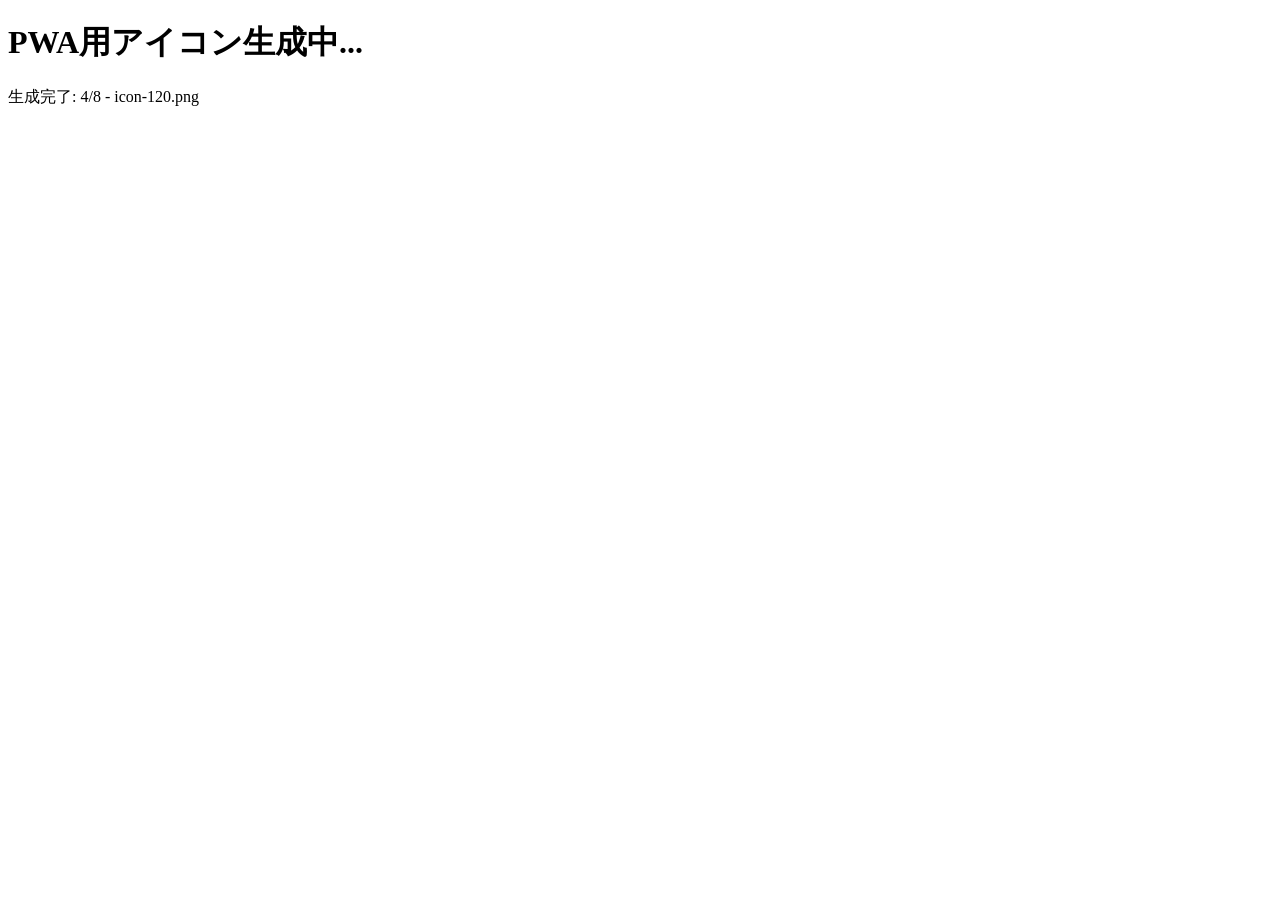
<file: generate-pwa-icons.html>
<!DOCTYPE html>
<html lang="ja">
<head>
  <meta charset="UTF-8">
  <title>PWA用アイコン生成</title>
</head>
<body>
  <h1>PWA用アイコン生成中...</h1>
  <p id="status">生成中...</p>
  
  <script>
    // 「家」文字アイコンを生成
    function generateKanjiIcon(size) {
      const canvas = document.createElement('canvas');
      canvas.width = size;
      canvas.height = size;
      const ctx = canvas.getContext('2d');
      
      // 背景（濃い赤）
      ctx.fillStyle = '#C41E3A';
      ctx.fillRect(0, 0, size, size);
      
      // 「家」の文字設定
      ctx.font = `900 ${size * 0.65}px "Hiragino Mincho ProN", "Yu Mincho", "MS Mincho", serif`;
      ctx.textAlign = 'center';
      ctx.textBaseline = 'middle';
      
      // 黒い縁取り（かなり太め）
      ctx.strokeStyle = '#000000';
      ctx.lineWidth = size * 0.05;
      ctx.lineJoin = 'round';
      ctx.miterLimit = 2;
      
      // 縁取りを3回重ねて濃く
      ctx.strokeText('家', size / 2, size / 2);
      ctx.strokeText('家', size / 2, size / 2);
      ctx.strokeText('家', size / 2, size / 2);
      
      // 白い塗りつぶし
      ctx.fillStyle = '#ffffff';
      ctx.fillText('家', size / 2, size / 2);
      
      return canvas;
    }
    
    // 必要なサイズ
    const sizes = [29, 40, 76, 120, 152, 167, 180, 1024];
    
    // 各サイズのアイコンを生成してダウンロード
    sizes.forEach((size, index) => {
      setTimeout(() => {
        const canvas = generateKanjiIcon(size);
        canvas.toBlob((blob) => {
          const url = URL.createObjectURL(blob);
          const a = document.createElement('a');
          a.href = url;
          a.download = `icon-${size}.png`;
          a.click();
          URL.revokeObjectURL(url);
          
          document.getElementById('status').textContent = 
            `生成完了: ${index + 1}/${sizes.length} - icon-${size}.png`;
          
          if (index === sizes.length - 1) {
            setTimeout(() => {
              document.getElementById('status').textContent = 
                '✅ 全てのアイコン生成完了！ダウンロードフォルダを確認してください。';
            }, 500);
          }
        });
      }, index * 300); // 少し遅延させて連続ダウンロード
    });
  </script>
</body>
</html>
</file>
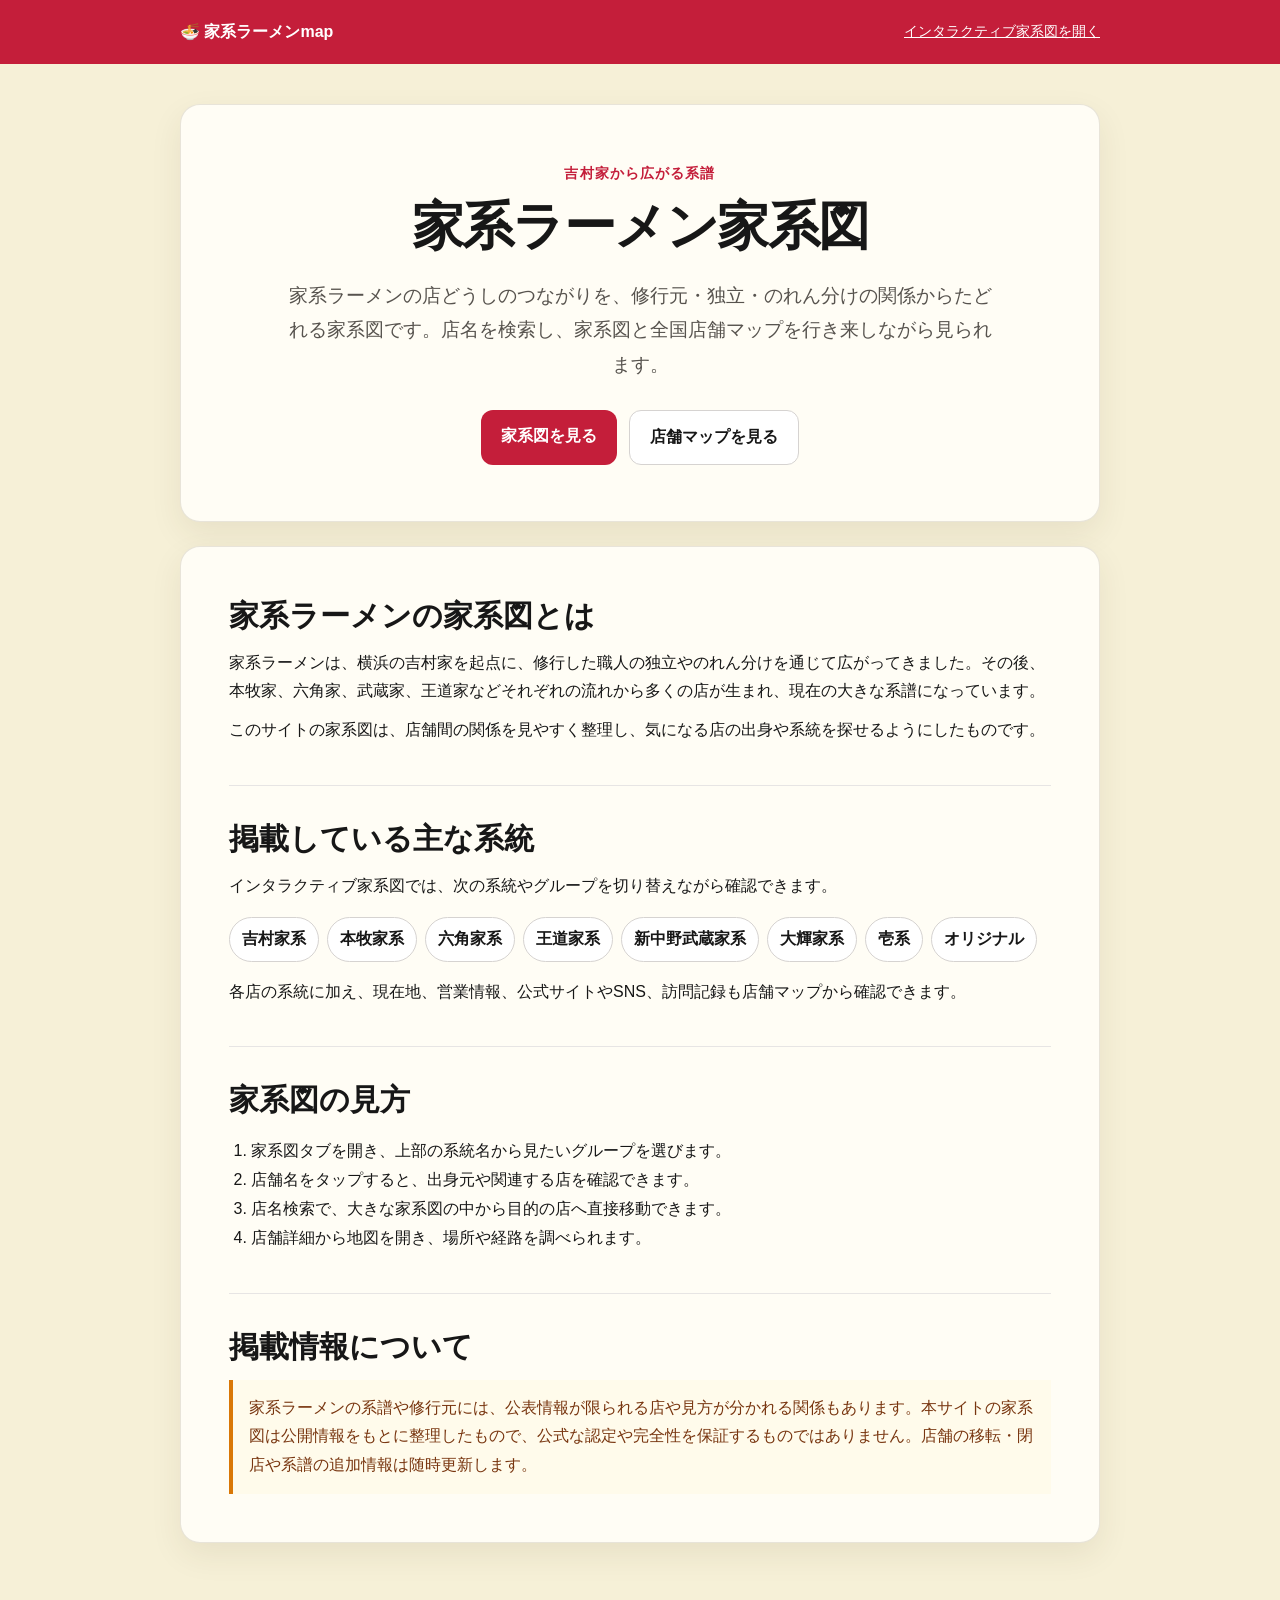
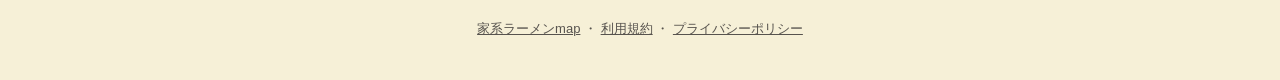
<file: lineage.html>
<!DOCTYPE html>
<html lang="ja">
<head>
  <meta charset="UTF-8">
  <meta name="viewport" content="width=device-width, initial-scale=1.0">
  <meta name="description" content="吉村家から広がる家系ラーメンの家系図と系譜を解説。直系、本牧家系、六角家系、王道家系、武蔵家系などのつながりを、店舗マップとインタラクティブな家系図でたどれます。">
  <meta name="theme-color" content="#c41e3a">
  <link rel="canonical" href="https://iekei-map.com/lineage">
  <link rel="icon" type="image/png" sizes="180x180" href="/icons/icon-180.png">
  <meta property="og:type" content="article">
  <meta property="og:title" content="家系ラーメン家系図｜吉村家から広がる系譜">
  <meta property="og:description" content="家系ラーメンの修行元・独立・のれん分けのつながりを、家系図と地図でたどれます。">
  <meta property="og:url" content="https://iekei-map.com/lineage">
  <meta property="og:image" content="https://iekei-map.com/icons/icon-1024.png">
  <meta name="twitter:card" content="summary_large_image">
  <meta name="twitter:title" content="家系ラーメン家系図｜吉村家から広がる系譜">
  <meta name="twitter:description" content="直系、本牧家系、六角家系、王道家系、武蔵家系などのつながりを解説。">
  <meta name="twitter:image" content="https://iekei-map.com/icons/icon-1024.png">
  <title>家系ラーメン家系図｜吉村家から広がる系譜</title>
  <script type="application/ld+json">
  {
    "@context": "https://schema.org",
    "@type": "WebPage",
    "name": "家系ラーメン家系図｜吉村家から広がる系譜",
    "description": "吉村家から広がる家系ラーメンの修行元・独立・のれん分けのつながりを解説し、インタラクティブな家系図を案内するページ。",
    "url": "https://iekei-map.com/lineage",
    "inLanguage": "ja",
    "isPartOf": { "@type": "WebSite", "name": "家系ラーメンmap", "url": "https://iekei-map.com/" },
    "about": { "@type": "Thing", "name": "家系ラーメンの家系図と系譜" }
  }
  </script>
  <style>
    :root { color-scheme:light; --red:#c41e3a; --ink:#171717; --muted:#57534e; --paper:#fffdf5; }
    * { box-sizing:border-box; }
    body { margin:0; background:#f6f0d7; color:var(--ink); font-family:-apple-system,BlinkMacSystemFont,"Segoe UI","Hiragino Sans",sans-serif; line-height:1.8; }
    header { background:var(--red); color:#fff; }
    .nav, main, footer { width:min(920px,calc(100% - 32px)); margin:0 auto; }
    .nav { display:flex; align-items:center; justify-content:space-between; min-height:64px; gap:16px; }
    .brand { color:#fff; font-weight:800; text-decoration:none; }
    .nav a:last-child { color:#fff; font-size:14px; }
    main { padding:40px 0 64px; }
    .hero, article { background:var(--paper); border:1px solid rgba(64,48,16,.12); border-radius:20px; box-shadow:0 12px 32px rgba(64,48,16,.08); }
    .hero { padding:clamp(28px,6vw,56px); text-align:center; }
    .eyebrow { margin:0 0 8px; color:var(--red); font-size:14px; font-weight:800; letter-spacing:.08em; }
    h1 { margin:0; font-size:clamp(30px,7vw,52px); line-height:1.25; letter-spacing:-.03em; }
    .lead { max-width:720px; margin:20px auto 0; color:var(--muted); font-size:clamp(16px,2.4vw,19px); }
    .actions { display:flex; flex-wrap:wrap; justify-content:center; gap:12px; margin-top:28px; }
    .button { display:inline-block; border-radius:12px; padding:12px 20px; font-weight:800; text-decoration:none; }
    .button-primary { background:var(--red); color:#fff; }
    .button-secondary { border:1px solid #d6d3d1; background:#fff; color:var(--ink); }
    article { margin-top:24px; padding:clamp(24px,5vw,48px); }
    article section + section { margin-top:40px; padding-top:32px; border-top:1px solid #e7e5e4; }
    h2 { margin:0 0 12px; font-size:clamp(23px,4vw,30px); line-height:1.4; }
    p { margin:10px 0 0; }
    .lineages { display:flex; flex-wrap:wrap; gap:8px; padding:0; list-style:none; }
    .lineages li { border:1px solid #d6d3d1; border-radius:999px; background:#fff; padding:7px 12px; font-weight:700; }
    .steps { padding-left:1.4em; }
    .note { border-left:4px solid #d97706; background:#fffbeb; padding:14px 16px; color:#78350f; }
    footer { padding:0 0 40px; color:#57534e; font-size:13px; text-align:center; }
    footer a { color:inherit; }
    @media (max-width:560px) { .nav a:last-child { display:none; } main { padding-top:24px; } }
  </style>
</head>
<body>
  <header>
    <nav class="nav" aria-label="メインナビゲーション">
      <a class="brand" href="/">🍜 家系ラーメンmap</a>
      <a href="/?tab=lineage">インタラクティブ家系図を開く</a>
    </nav>
  </header>
  <main>
    <section class="hero">
      <p class="eyebrow">吉村家から広がる系譜</p>
      <h1>家系ラーメン家系図</h1>
      <p class="lead">家系ラーメンの店どうしのつながりを、修行元・独立・のれん分けの関係からたどれる家系図です。店名を検索し、家系図と全国店舗マップを行き来しながら見られます。</p>
      <div class="actions">
        <a class="button button-primary" href="/?tab=lineage">家系図を見る</a>
        <a class="button button-secondary" href="/">店舗マップを見る</a>
      </div>
    </section>
    <article>
      <section>
        <h2>家系ラーメンの家系図とは</h2>
        <p>家系ラーメンは、横浜の吉村家を起点に、修行した職人の独立やのれん分けを通じて広がってきました。その後、本牧家、六角家、武蔵家、王道家などそれぞれの流れから多くの店が生まれ、現在の大きな系譜になっています。</p>
        <p>このサイトの家系図は、店舗間の関係を見やすく整理し、気になる店の出身や系統を探せるようにしたものです。</p>
      </section>
      <section>
        <h2>掲載している主な系統</h2>
        <p>インタラクティブ家系図では、次の系統やグループを切り替えながら確認できます。</p>
        <ul class="lineages">
          <li>吉村家系</li><li>本牧家系</li><li>六角家系</li><li>王道家系</li><li>新中野武蔵家系</li><li>大輝家系</li><li>壱系</li><li>オリジナル</li>
        </ul>
        <p>各店の系統に加え、現在地、営業情報、公式サイトやSNS、訪問記録も店舗マップから確認できます。</p>
      </section>
      <section>
        <h2>家系図の見方</h2>
        <ol class="steps">
          <li>家系図タブを開き、上部の系統名から見たいグループを選びます。</li>
          <li>店舗名をタップすると、出身元や関連する店を確認できます。</li>
          <li>店名検索で、大きな家系図の中から目的の店へ直接移動できます。</li>
          <li>店舗詳細から地図を開き、場所や経路を調べられます。</li>
        </ol>
      </section>
      <section>
        <h2>掲載情報について</h2>
        <p class="note">家系ラーメンの系譜や修行元には、公表情報が限られる店や見方が分かれる関係もあります。本サイトの家系図は公開情報をもとに整理したもので、公式な認定や完全性を保証するものではありません。店舗の移転・閉店や系譜の追加情報は随時更新します。</p>
      </section>
    </article>
  </main>
  <footer><p><a href="/">家系ラーメンmap</a> ・ <a href="/terms">利用規約</a> ・ <a href="/privacypolicy">プライバシーポリシー</a></p></footer>
</body>
</html>
</file>
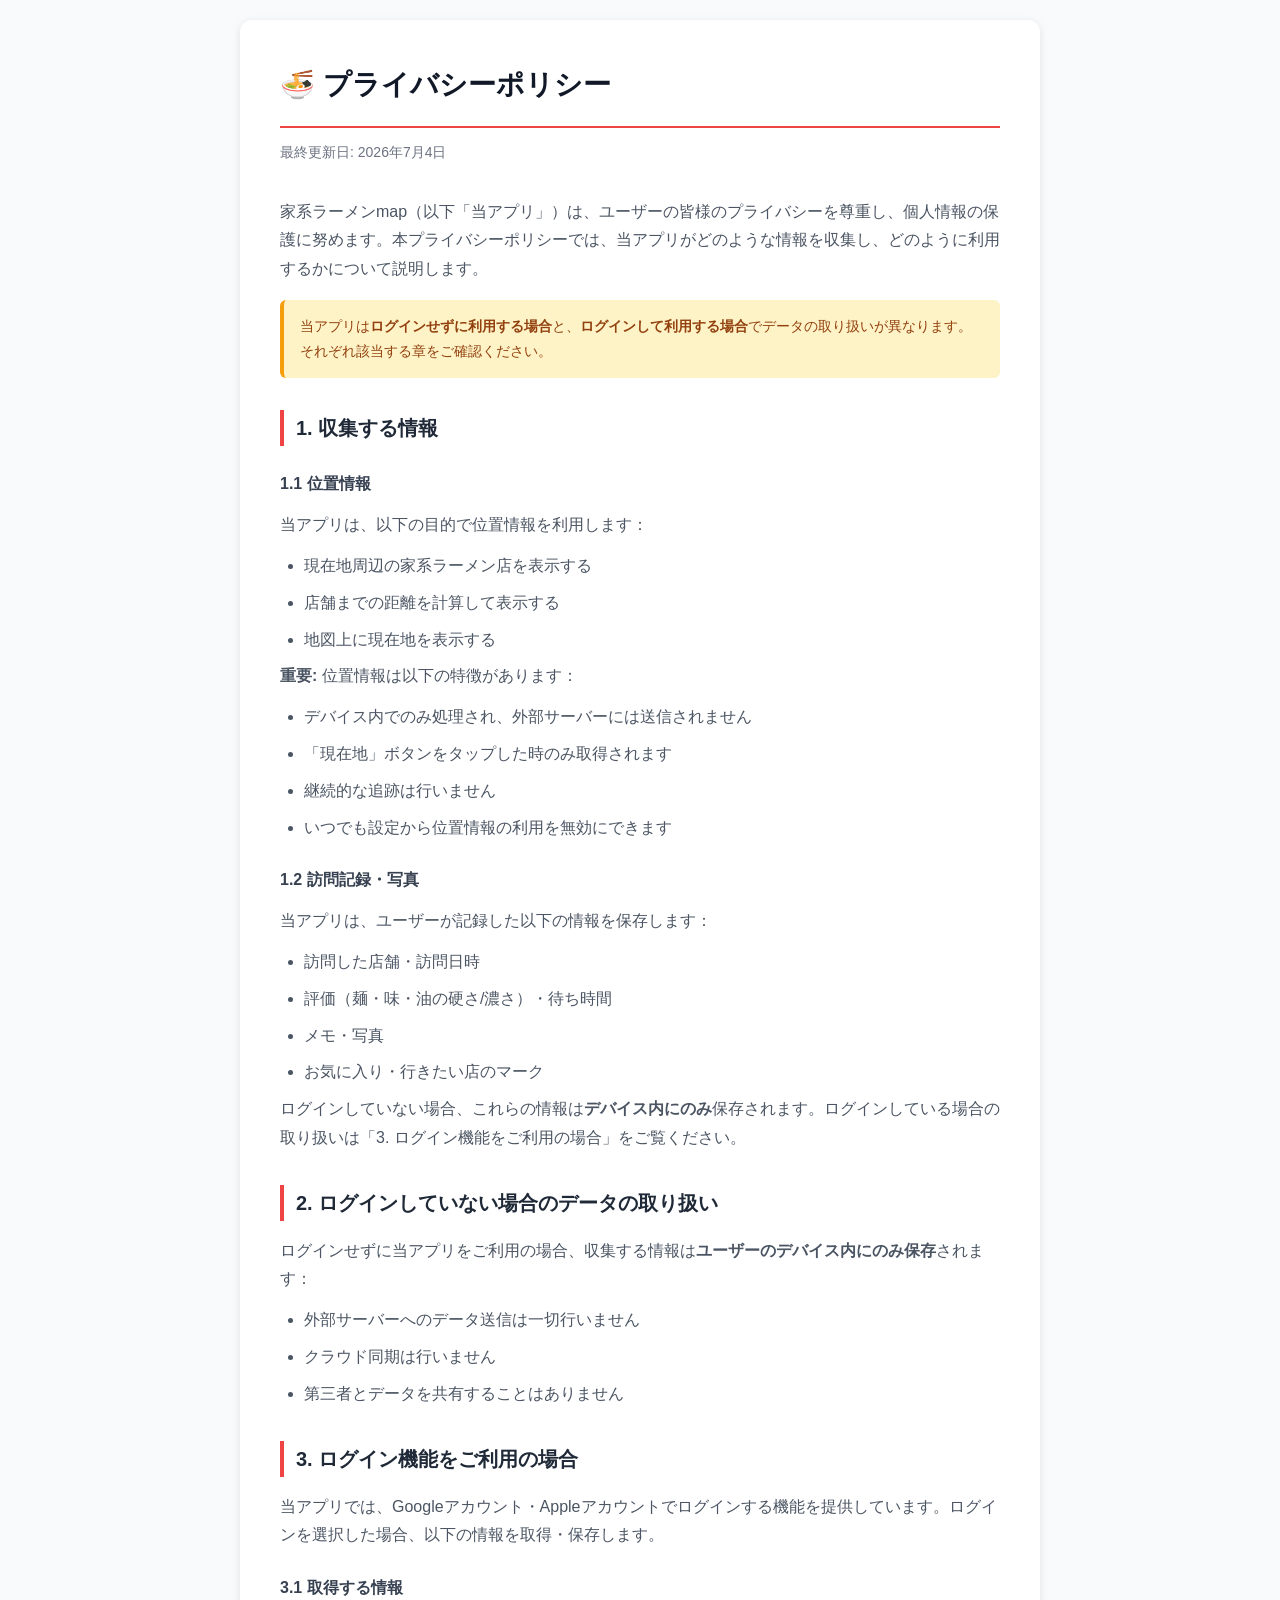
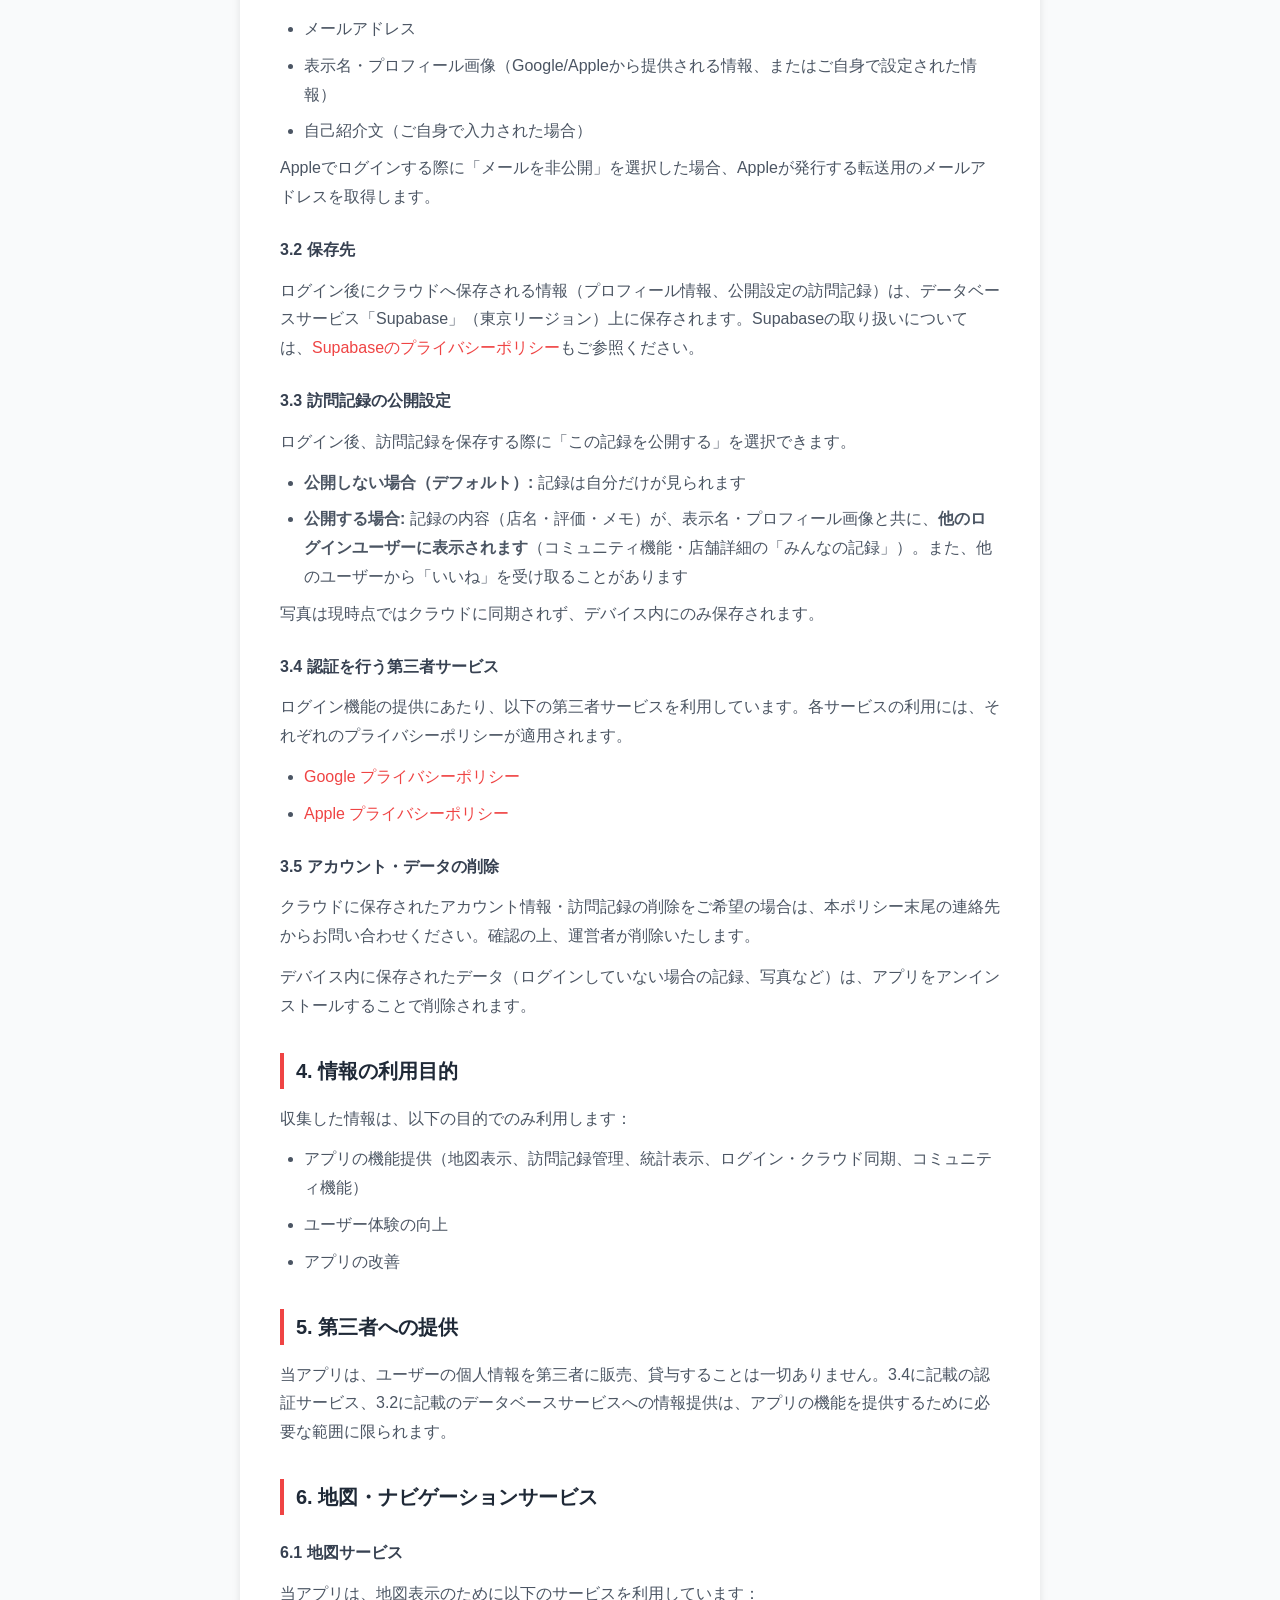
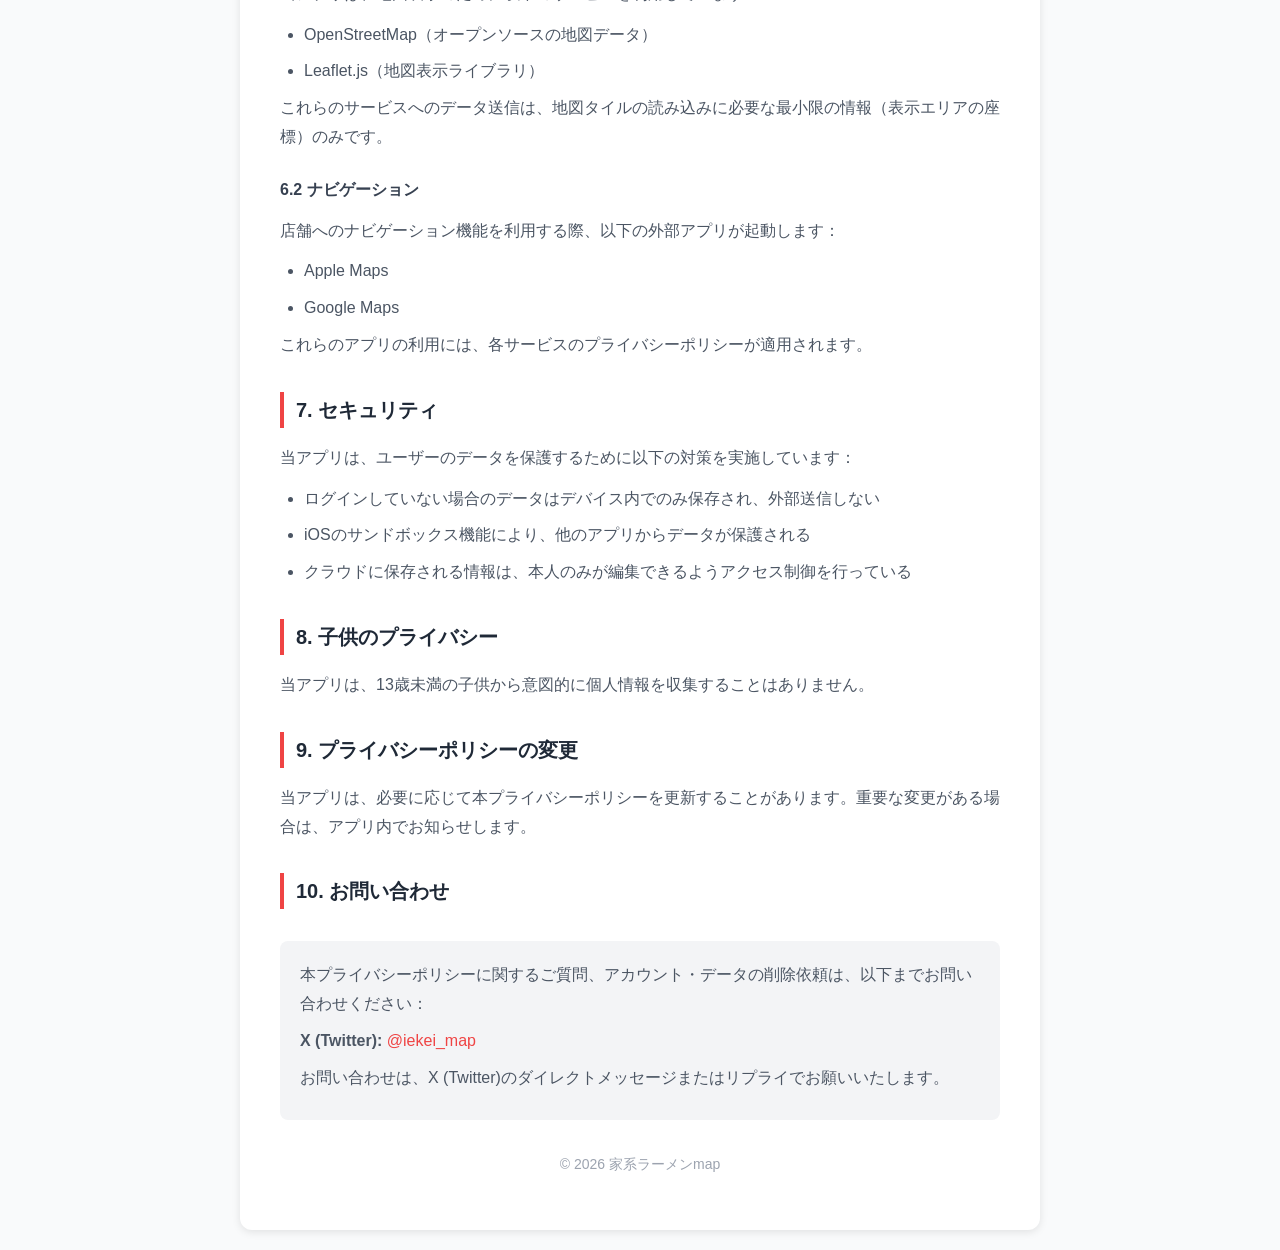
<file: Privacypolicy.html>
<!DOCTYPE html>
<html lang="ja"><head><meta http-equiv="Content-Type" content="text/html; charset=UTF-8">
  
  <meta name="viewport" content="width=device-width, initial-scale=1.0">
  <title>プライバシーポリシー - 家系ラーメンmap</title>
  <style>
    * {
      margin: 0;
      padding: 0;
      box-sizing: border-box;
    }
    body {
      font-family: -apple-system, BlinkMacSystemFont, "Segoe UI", "Helvetica Neue", Arial, sans-serif;
      line-height: 1.8;
      color: #333;
      background: #f9fafb;
      padding: 20px;
    }
    .container {
      max-width: 800px;
      margin: 0 auto;
      background: white;
      padding: 40px;
      border-radius: 12px;
      box-shadow: 0 2px 8px rgba(0,0,0,0.1);
    }
    h1 {
      font-size: 28px;
      color: #111827;
      margin-bottom: 12px;
      padding-bottom: 16px;
      border-bottom: 2px solid #ef4444;
    }
    .update-date {
      color: #6b7280;
      font-size: 14px;
      margin-bottom: 32px;
    }
    h2 {
      font-size: 20px;
      color: #1f2937;
      margin-top: 32px;
      margin-bottom: 16px;
      padding-left: 12px;
      border-left: 4px solid #ef4444;
    }
    h3 {
      font-size: 16px;
      color: #374151;
      margin-top: 24px;
      margin-bottom: 12px;
    }
    p, li {
      margin-bottom: 12px;
      color: #4b5563;
    }
    ul {
      padding-left: 24px;
    }
    li {
      margin-bottom: 8px;
    }
    .contact {
      background: #f3f4f6;
      padding: 20px;
      border-radius: 8px;
      margin-top: 32px;
    }
    .contact p {
      margin-bottom: 8px;
    }
    .note-box {
      background: #fef3c7;
      border-left: 4px solid #f59e0b;
      padding: 14px 16px;
      border-radius: 6px;
      margin: 16px 0;
    }
    .note-box p {
      margin-bottom: 0;
      color: #92400e;
      font-size: 14px;
    }
    a {
      color: #ef4444;
      text-decoration: none;
    }
    a:hover {
      text-decoration: underline;
    }
  </style>
</head>
<body>
  <div class="container">
    <h1>🍜 プライバシーポリシー</h1>
    <p class="update-date">最終更新日: 2026年7月4日</p>

    <p>家系ラーメンmap（以下「当アプリ」）は、ユーザーの皆様のプライバシーを尊重し、個人情報の保護に努めます。本プライバシーポリシーでは、当アプリがどのような情報を収集し、どのように利用するかについて説明します。</p>

    <div class="note-box">
      <p>当アプリは<strong>ログインせずに利用する場合</strong>と、<strong>ログインして利用する場合</strong>でデータの取り扱いが異なります。それぞれ該当する章をご確認ください。</p>
    </div>

    <h2>1. 収集する情報</h2>

    <h3>1.1 位置情報</h3>
    <p>当アプリは、以下の目的で位置情報を利用します：</p>
    <ul>
      <li>現在地周辺の家系ラーメン店を表示する</li>
      <li>店舗までの距離を計算して表示する</li>
      <li>地図上に現在地を表示する</li>
    </ul>
    <p><strong>重要:</strong> 位置情報は以下の特徴があります：</p>
    <ul>
      <li>デバイス内でのみ処理され、外部サーバーには送信されません</li>
      <li>「現在地」ボタンをタップした時のみ取得されます</li>
      <li>継続的な追跡は行いません</li>
      <li>いつでも設定から位置情報の利用を無効にできます</li>
    </ul>

    <h3>1.2 訪問記録・写真</h3>
    <p>当アプリは、ユーザーが記録した以下の情報を保存します：</p>
    <ul>
      <li>訪問した店舗・訪問日時</li>
      <li>評価（麺・味・油の硬さ/濃さ）・待ち時間</li>
      <li>メモ・写真</li>
      <li>お気に入り・行きたい店のマーク</li>
    </ul>
    <p>ログインしていない場合、これらの情報は<strong>デバイス内にのみ</strong>保存されます。ログインしている場合の取り扱いは「3. ログイン機能をご利用の場合」をご覧ください。</p>

    <h2>2. ログインしていない場合のデータの取り扱い</h2>
    <p>ログインせずに当アプリをご利用の場合、収集する情報は<strong>ユーザーのデバイス内にのみ保存</strong>されます：</p>
    <ul>
      <li>外部サーバーへのデータ送信は一切行いません</li>
      <li>クラウド同期は行いません</li>
      <li>第三者とデータを共有することはありません</li>
    </ul>

    <h2>3. ログイン機能をご利用の場合</h2>
    <p>当アプリでは、Googleアカウント・Appleアカウントでログインする機能を提供しています。ログインを選択した場合、以下の情報を取得・保存します。</p>

    <h3>3.1 取得する情報</h3>
    <ul>
      <li>メールアドレス</li>
      <li>表示名・プロフィール画像（Google/Appleから提供される情報、またはご自身で設定された情報）</li>
      <li>自己紹介文（ご自身で入力された場合）</li>
    </ul>
    <p>Appleでログインする際に「メールを非公開」を選択した場合、Appleが発行する転送用のメールアドレスを取得します。</p>

    <h3>3.2 保存先</h3>
    <p>ログイン後にクラウドへ保存される情報（プロフィール情報、公開設定の訪問記録）は、データベースサービス「Supabase」（東京リージョン）上に保存されます。Supabaseの取り扱いについては、<a href="https://supabase.com/privacy" target="_blank">Supabaseのプライバシーポリシー</a>もご参照ください。</p>

    <h3>3.3 訪問記録の公開設定</h3>
    <p>ログイン後、訪問記録を保存する際に「この記録を公開する」を選択できます。</p>
    <ul>
      <li><strong>公開しない場合（デフォルト）:</strong> 記録は自分だけが見られます</li>
      <li><strong>公開する場合:</strong> 記録の内容（店名・評価・メモ）が、表示名・プロフィール画像と共に、<strong>他のログインユーザーに表示されます</strong>（コミュニティ機能・店舗詳細の「みんなの記録」）。また、他のユーザーから「いいね」を受け取ることがあります</li>
    </ul>
    <p>写真は現時点ではクラウドに同期されず、デバイス内にのみ保存されます。</p>

    <h3>3.4 認証を行う第三者サービス</h3>
    <p>ログイン機能の提供にあたり、以下の第三者サービスを利用しています。各サービスの利用には、それぞれのプライバシーポリシーが適用されます。</p>
    <ul>
      <li><a href="https://policies.google.com/privacy" target="_blank">Google プライバシーポリシー</a></li>
      <li><a href="https://www.apple.com/legal/privacy/" target="_blank">Apple プライバシーポリシー</a></li>
    </ul>

    <h3>3.5 アカウント・データの削除</h3>
    <p>クラウドに保存されたアカウント情報・訪問記録の削除をご希望の場合は、本ポリシー末尾の連絡先からお問い合わせください。確認の上、運営者が削除いたします。</p>
    <p>デバイス内に保存されたデータ（ログインしていない場合の記録、写真など）は、アプリをアンインストールすることで削除されます。</p>

    <h2>4. 情報の利用目的</h2>
    <p>収集した情報は、以下の目的でのみ利用します：</p>
    <ul>
      <li>アプリの機能提供（地図表示、訪問記録管理、統計表示、ログイン・クラウド同期、コミュニティ機能）</li>
      <li>ユーザー体験の向上</li>
      <li>アプリの改善</li>
    </ul>

    <h2>5. 第三者への提供</h2>
    <p>当アプリは、ユーザーの個人情報を第三者に販売、貸与することは一切ありません。3.4に記載の認証サービス、3.2に記載のデータベースサービスへの情報提供は、アプリの機能を提供するために必要な範囲に限られます。</p>

    <h2>6. 地図・ナビゲーションサービス</h2>

    <h3>6.1 地図サービス</h3>
    <p>当アプリは、地図表示のために以下のサービスを利用しています：</p>
    <ul>
      <li>OpenStreetMap（オープンソースの地図データ）</li>
      <li>Leaflet.js（地図表示ライブラリ）</li>
    </ul>
    <p>これらのサービスへのデータ送信は、地図タイルの読み込みに必要な最小限の情報（表示エリアの座標）のみです。</p>

    <h3>6.2 ナビゲーション</h3>
    <p>店舗へのナビゲーション機能を利用する際、以下の外部アプリが起動します：</p>
    <ul>
      <li>Apple Maps</li>
      <li>Google Maps</li>
    </ul>
    <p>これらのアプリの利用には、各サービスのプライバシーポリシーが適用されます。</p>

    <h2>7. セキュリティ</h2>
    <p>当アプリは、ユーザーのデータを保護するために以下の対策を実施しています：</p>
    <ul>
      <li>ログインしていない場合のデータはデバイス内でのみ保存され、外部送信しない</li>
      <li>iOSのサンドボックス機能により、他のアプリからデータが保護される</li>
      <li>クラウドに保存される情報は、本人のみが編集できるようアクセス制御を行っている</li>
    </ul>

    <h2>8. 子供のプライバシー</h2>
    <p>当アプリは、13歳未満の子供から意図的に個人情報を収集することはありません。</p>

    <h2>9. プライバシーポリシーの変更</h2>
    <p>当アプリは、必要に応じて本プライバシーポリシーを更新することがあります。重要な変更がある場合は、アプリ内でお知らせします。</p>

    <h2>10. お問い合わせ</h2>
    <div class="contact">
      <p>本プライバシーポリシーに関するご質問、アカウント・データの削除依頼は、以下までお問い合わせください：</p>
      <p><strong>X (Twitter):</strong> <a href="https://x.com/iekei_map" target="_blank">@iekei_map</a></p>
      <p>お問い合わせは、X (Twitter)のダイレクトメッセージまたはリプライでお願いいたします。</p>
    </div>

    <p style="margin-top: 32px; text-align: center; color: #9ca3af; font-size: 14px;">
      © 2026 家系ラーメンmap
    </p>
  </div>
</body></html>
</file>
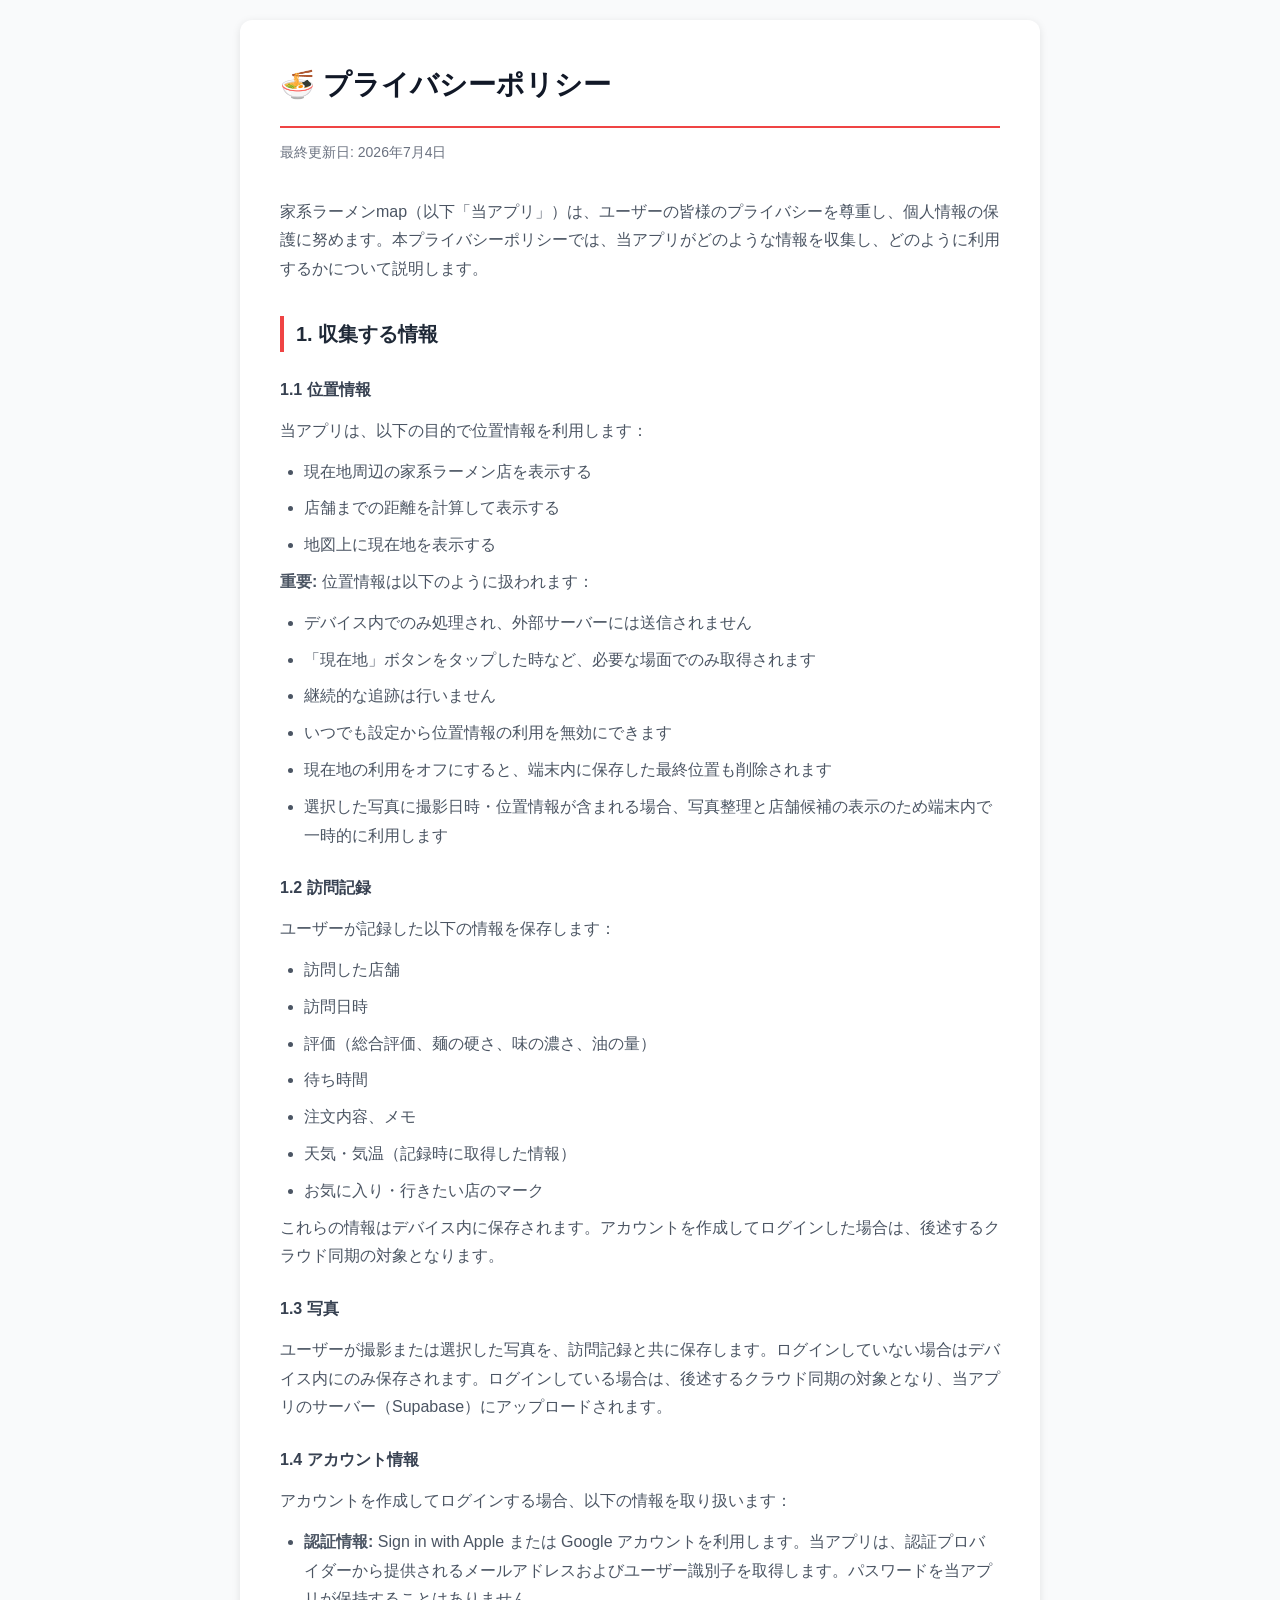
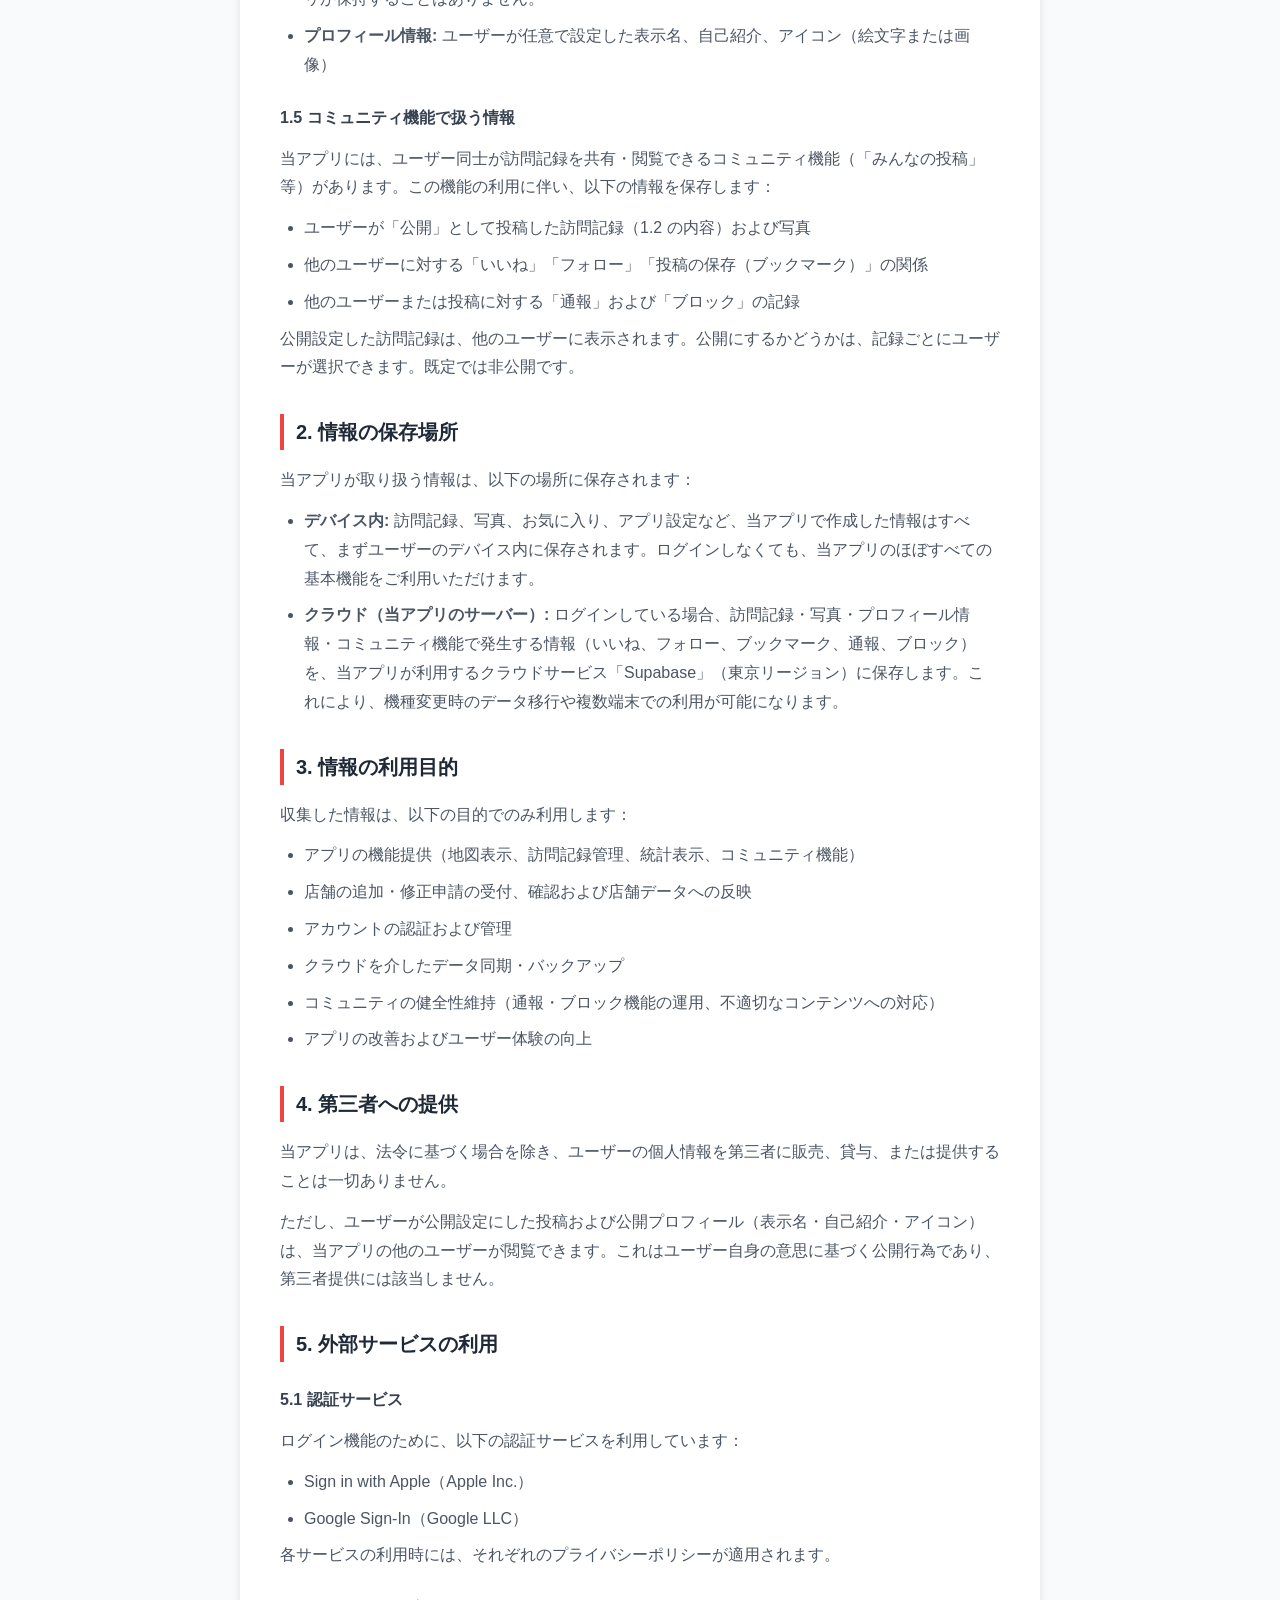
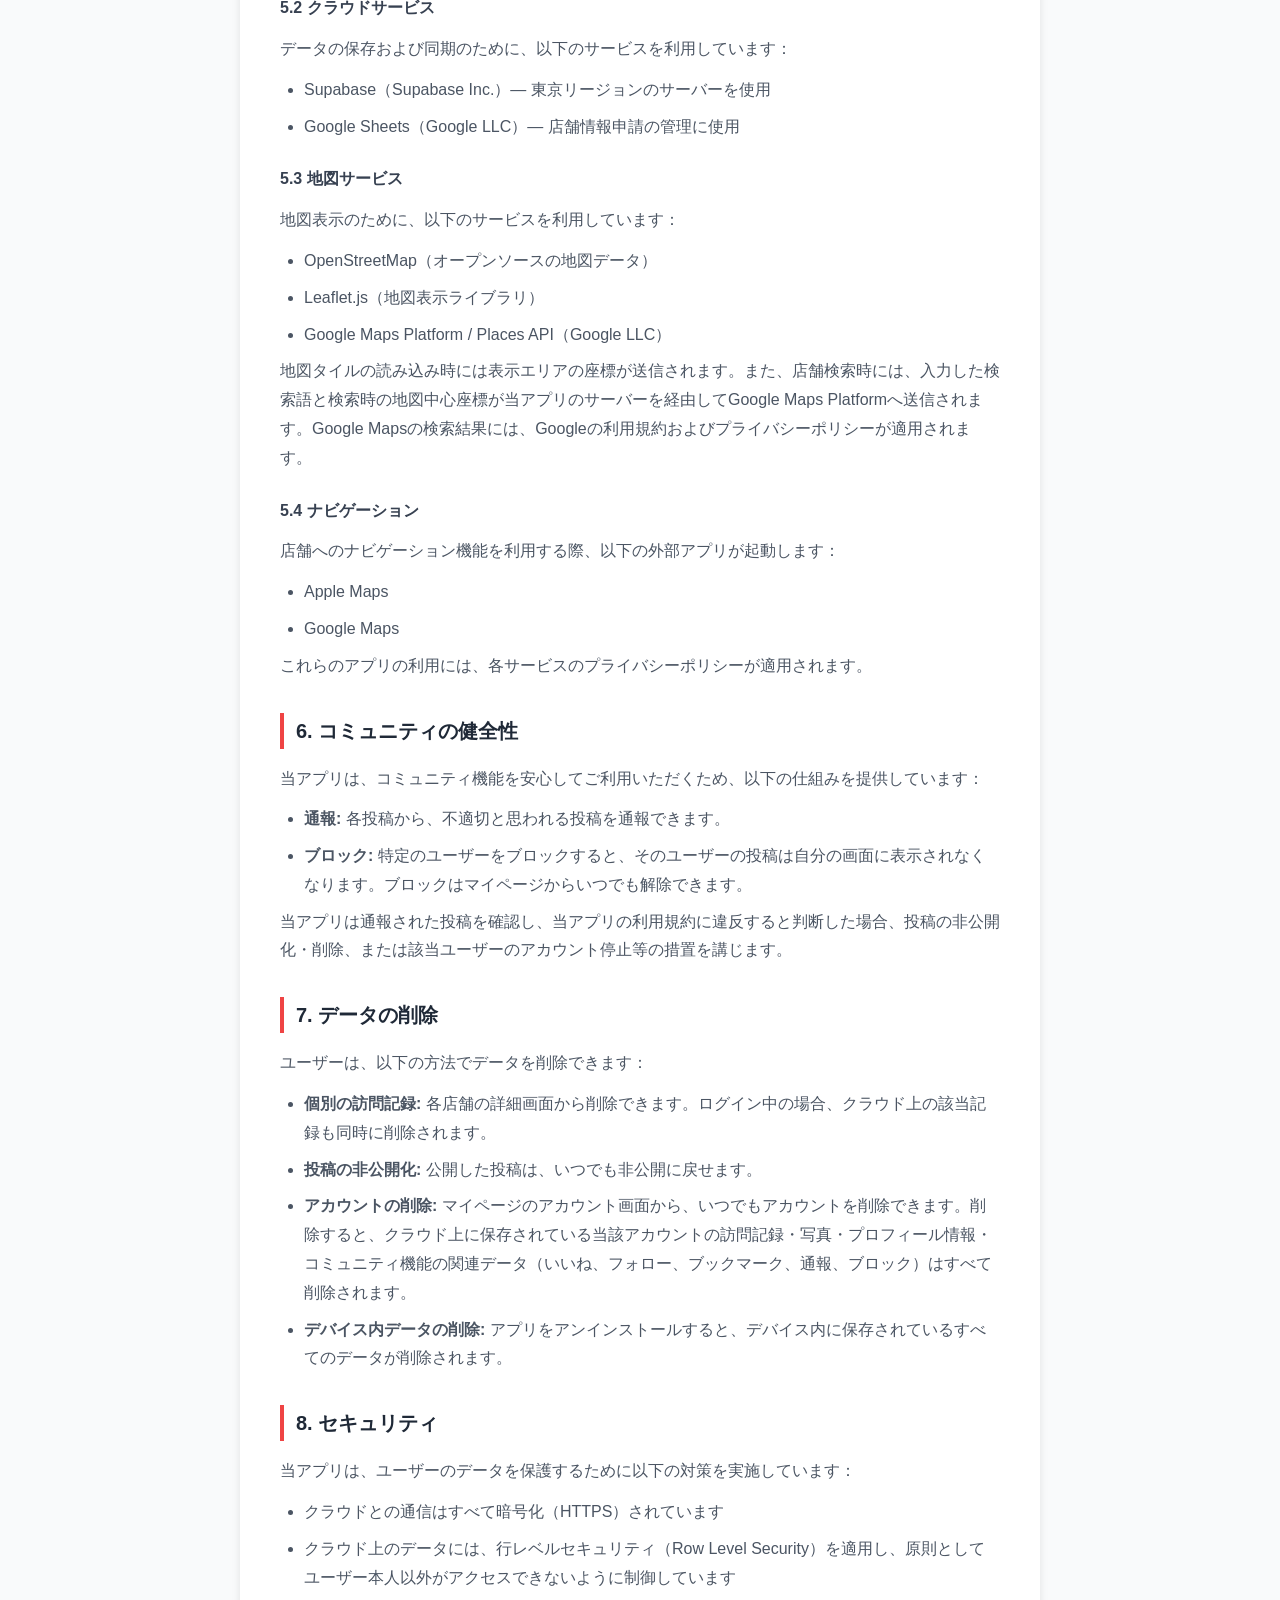
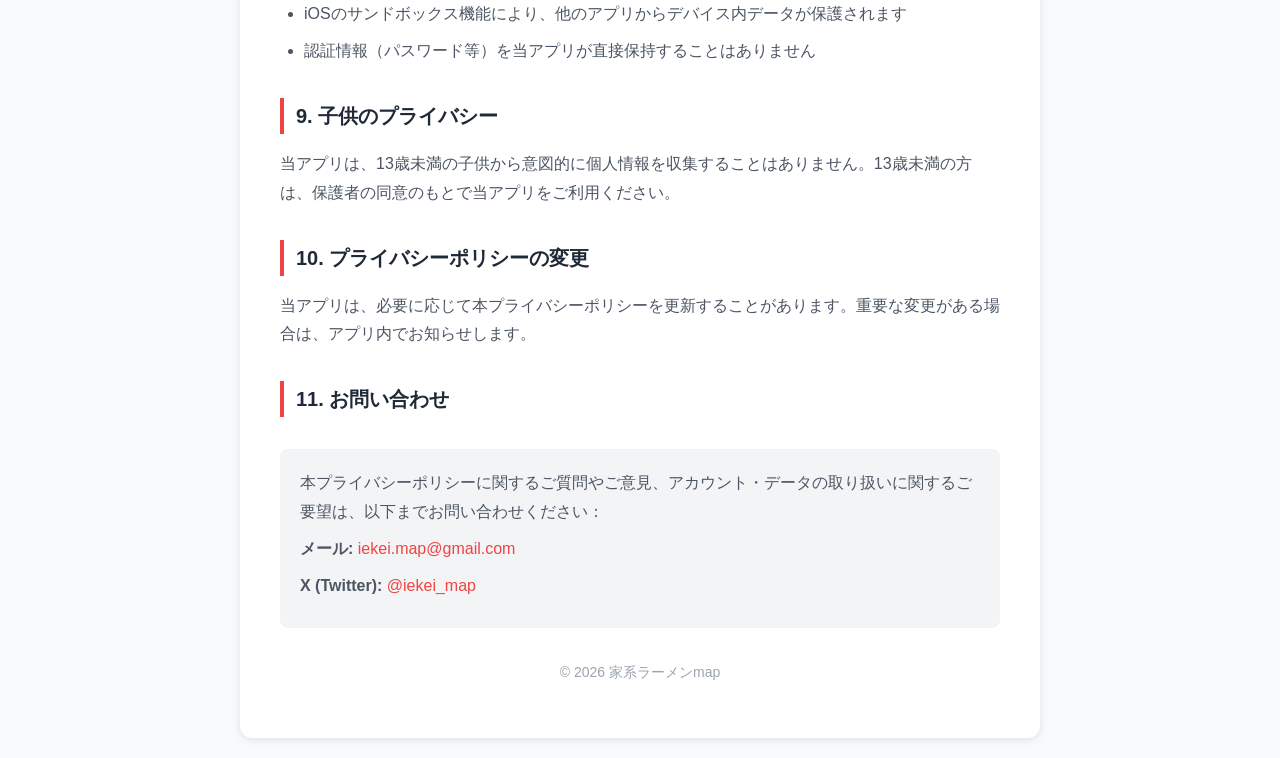
<file: privacypolicy.html>
<!DOCTYPE html>
<html lang="ja">
<head>
  <meta charset="UTF-8">
  <meta name="viewport" content="width=device-width, initial-scale=1.0">
  <meta name="robots" content="noindex">
  <title>プライバシーポリシー - 家系ラーメンmap</title>
  <style>
    * { margin: 0; padding: 0; box-sizing: border-box; }
    body {
      font-family: -apple-system, BlinkMacSystemFont, "Segoe UI", "Helvetica Neue", Arial, sans-serif;
      line-height: 1.8;
      color: #333;
      background: #f9fafb;
      padding: 20px;
    }
    .container {
      max-width: 800px;
      margin: 0 auto;
      background: white;
      padding: 40px;
      border-radius: 12px;
      box-shadow: 0 2px 8px rgba(0,0,0,0.1);
    }
    h1 {
      font-size: 28px;
      color: #111827;
      margin-bottom: 12px;
      padding-bottom: 16px;
      border-bottom: 2px solid #ef4444;
    }
    .update-date {
      color: #6b7280;
      font-size: 14px;
      margin-bottom: 32px;
    }
    h2 {
      font-size: 20px;
      color: #1f2937;
      margin-top: 32px;
      margin-bottom: 16px;
      padding-left: 12px;
      border-left: 4px solid #ef4444;
    }
    h3 {
      font-size: 16px;
      color: #374151;
      margin-top: 24px;
      margin-bottom: 12px;
    }
    p, li {
      margin-bottom: 12px;
      color: #4b5563;
    }
    ul { padding-left: 24px; }
    li { margin-bottom: 8px; }
    .contact {
      background: #f3f4f6;
      padding: 20px;
      border-radius: 8px;
      margin-top: 32px;
    }
    .contact p { margin-bottom: 8px; }
    a { color: #ef4444; text-decoration: none; }
    a:hover { text-decoration: underline; }
  </style>
</head>
<body>
  <div class="container">
    <h1>🍜 プライバシーポリシー</h1>
    <p class="update-date">最終更新日: 2026年7月4日</p>

    <p>家系ラーメンmap（以下「当アプリ」）は、ユーザーの皆様のプライバシーを尊重し、個人情報の保護に努めます。本プライバシーポリシーでは、当アプリがどのような情報を収集し、どのように利用するかについて説明します。</p>

    <h2>1. 収集する情報</h2>

    <h3>1.1 位置情報</h3>
    <p>当アプリは、以下の目的で位置情報を利用します：</p>
    <ul>
      <li>現在地周辺の家系ラーメン店を表示する</li>
      <li>店舗までの距離を計算して表示する</li>
      <li>地図上に現在地を表示する</li>
    </ul>
    <p><strong>重要:</strong> 位置情報は以下のように扱われます：</p>
    <ul>
      <li>デバイス内でのみ処理され、外部サーバーには送信されません</li>
      <li>「現在地」ボタンをタップした時など、必要な場面でのみ取得されます</li>
      <li>継続的な追跡は行いません</li>
      <li>いつでも設定から位置情報の利用を無効にできます</li>
      <li>現在地の利用をオフにすると、端末内に保存した最終位置も削除されます</li>
      <li>選択した写真に撮影日時・位置情報が含まれる場合、写真整理と店舗候補の表示のため端末内で一時的に利用します</li>
    </ul>

    <h3>1.2 訪問記録</h3>
    <p>ユーザーが記録した以下の情報を保存します：</p>
    <ul>
      <li>訪問した店舗</li>
      <li>訪問日時</li>
      <li>評価（総合評価、麺の硬さ、味の濃さ、油の量）</li>
      <li>待ち時間</li>
      <li>注文内容、メモ</li>
      <li>天気・気温（記録時に取得した情報）</li>
      <li>お気に入り・行きたい店のマーク</li>
    </ul>
    <p>これらの情報はデバイス内に保存されます。アカウントを作成してログインした場合は、後述するクラウド同期の対象となります。</p>

    <h3>1.3 写真</h3>
    <p>ユーザーが撮影または選択した写真を、訪問記録と共に保存します。ログインしていない場合はデバイス内にのみ保存されます。ログインしている場合は、後述するクラウド同期の対象となり、当アプリのサーバー（Supabase）にアップロードされます。</p>

    <h3>1.4 アカウント情報</h3>
    <p>アカウントを作成してログインする場合、以下の情報を取り扱います：</p>
    <ul>
      <li><strong>認証情報:</strong> Sign in with Apple または Google アカウントを利用します。当アプリは、認証プロバイダーから提供されるメールアドレスおよびユーザー識別子を取得します。パスワードを当アプリが保持することはありません。</li>
      <li><strong>プロフィール情報:</strong> ユーザーが任意で設定した表示名、自己紹介、アイコン（絵文字または画像）</li>
    </ul>

    <h3>1.5 コミュニティ機能で扱う情報</h3>
    <p>当アプリには、ユーザー同士が訪問記録を共有・閲覧できるコミュニティ機能（「みんなの投稿」等）があります。この機能の利用に伴い、以下の情報を保存します：</p>
    <ul>
      <li>ユーザーが「公開」として投稿した訪問記録（1.2 の内容）および写真</li>
      <li>他のユーザーに対する「いいね」「フォロー」「投稿の保存（ブックマーク）」の関係</li>
      <li>他のユーザーまたは投稿に対する「通報」および「ブロック」の記録</li>
    </ul>
    <p>公開設定した訪問記録は、他のユーザーに表示されます。公開にするかどうかは、記録ごとにユーザーが選択できます。既定では非公開です。</p>

    <h2>2. 情報の保存場所</h2>
    <p>当アプリが取り扱う情報は、以下の場所に保存されます：</p>
    <ul>
      <li><strong>デバイス内:</strong> 訪問記録、写真、お気に入り、アプリ設定など、当アプリで作成した情報はすべて、まずユーザーのデバイス内に保存されます。ログインしなくても、当アプリのほぼすべての基本機能をご利用いただけます。</li>
      <li><strong>クラウド（当アプリのサーバー）:</strong> ログインしている場合、訪問記録・写真・プロフィール情報・コミュニティ機能で発生する情報（いいね、フォロー、ブックマーク、通報、ブロック）を、当アプリが利用するクラウドサービス「Supabase」（東京リージョン）に保存します。これにより、機種変更時のデータ移行や複数端末での利用が可能になります。</li>
    </ul>

    <h2>3. 情報の利用目的</h2>
    <p>収集した情報は、以下の目的でのみ利用します：</p>
    <ul>
      <li>アプリの機能提供（地図表示、訪問記録管理、統計表示、コミュニティ機能）</li>
      <li>店舗の追加・修正申請の受付、確認および店舗データへの反映</li>
      <li>アカウントの認証および管理</li>
      <li>クラウドを介したデータ同期・バックアップ</li>
      <li>コミュニティの健全性維持（通報・ブロック機能の運用、不適切なコンテンツへの対応）</li>
      <li>アプリの改善およびユーザー体験の向上</li>
    </ul>

    <h2>4. 第三者への提供</h2>
    <p>当アプリは、法令に基づく場合を除き、ユーザーの個人情報を第三者に販売、貸与、または提供することは一切ありません。</p>
    <p>ただし、ユーザーが公開設定にした投稿および公開プロフィール（表示名・自己紹介・アイコン）は、当アプリの他のユーザーが閲覧できます。これはユーザー自身の意思に基づく公開行為であり、第三者提供には該当しません。</p>

    <h2>5. 外部サービスの利用</h2>

    <h3>5.1 認証サービス</h3>
    <p>ログイン機能のために、以下の認証サービスを利用しています：</p>
    <ul>
      <li>Sign in with Apple（Apple Inc.）</li>
      <li>Google Sign-In（Google LLC）</li>
    </ul>
    <p>各サービスの利用時には、それぞれのプライバシーポリシーが適用されます。</p>

    <h3>5.2 クラウドサービス</h3>
    <p>データの保存および同期のために、以下のサービスを利用しています：</p>
    <ul>
      <li>Supabase（Supabase Inc.）— 東京リージョンのサーバーを使用</li>
      <li>Google Sheets（Google LLC）— 店舗情報申請の管理に使用</li>
    </ul>

    <h3>5.3 地図サービス</h3>
    <p>地図表示のために、以下のサービスを利用しています：</p>
    <ul>
      <li>OpenStreetMap（オープンソースの地図データ）</li>
      <li>Leaflet.js（地図表示ライブラリ）</li>
      <li>Google Maps Platform / Places API（Google LLC）</li>
    </ul>
    <p>地図タイルの読み込み時には表示エリアの座標が送信されます。また、店舗検索時には、入力した検索語と検索時の地図中心座標が当アプリのサーバーを経由してGoogle Maps Platformへ送信されます。Google Mapsの検索結果には、Googleの利用規約およびプライバシーポリシーが適用されます。</p>

    <h3>5.4 ナビゲーション</h3>
    <p>店舗へのナビゲーション機能を利用する際、以下の外部アプリが起動します：</p>
    <ul>
      <li>Apple Maps</li>
      <li>Google Maps</li>
    </ul>
    <p>これらのアプリの利用には、各サービスのプライバシーポリシーが適用されます。</p>

    <h2>6. コミュニティの健全性</h2>
    <p>当アプリは、コミュニティ機能を安心してご利用いただくため、以下の仕組みを提供しています：</p>
    <ul>
      <li><strong>通報:</strong> 各投稿から、不適切と思われる投稿を通報できます。</li>
      <li><strong>ブロック:</strong> 特定のユーザーをブロックすると、そのユーザーの投稿は自分の画面に表示されなくなります。ブロックはマイページからいつでも解除できます。</li>
    </ul>
    <p>当アプリは通報された投稿を確認し、当アプリの利用規約に違反すると判断した場合、投稿の非公開化・削除、または該当ユーザーのアカウント停止等の措置を講じます。</p>

    <h2>7. データの削除</h2>
    <p>ユーザーは、以下の方法でデータを削除できます：</p>
    <ul>
      <li><strong>個別の訪問記録:</strong> 各店舗の詳細画面から削除できます。ログイン中の場合、クラウド上の該当記録も同時に削除されます。</li>
      <li><strong>投稿の非公開化:</strong> 公開した投稿は、いつでも非公開に戻せます。</li>
      <li><strong>アカウントの削除:</strong> マイページのアカウント画面から、いつでもアカウントを削除できます。削除すると、クラウド上に保存されている当該アカウントの訪問記録・写真・プロフィール情報・コミュニティ機能の関連データ（いいね、フォロー、ブックマーク、通報、ブロック）はすべて削除されます。</li>
      <li><strong>デバイス内データの削除:</strong> アプリをアンインストールすると、デバイス内に保存されているすべてのデータが削除されます。</li>
    </ul>

    <h2>8. セキュリティ</h2>
    <p>当アプリは、ユーザーのデータを保護するために以下の対策を実施しています：</p>
    <ul>
      <li>クラウドとの通信はすべて暗号化（HTTPS）されています</li>
      <li>クラウド上のデータには、行レベルセキュリティ（Row Level Security）を適用し、原則としてユーザー本人以外がアクセスできないように制御しています</li>
      <li>iOSのサンドボックス機能により、他のアプリからデバイス内データが保護されます</li>
      <li>認証情報（パスワード等）を当アプリが直接保持することはありません</li>
    </ul>

    <h2>9. 子供のプライバシー</h2>
    <p>当アプリは、13歳未満の子供から意図的に個人情報を収集することはありません。13歳未満の方は、保護者の同意のもとで当アプリをご利用ください。</p>

    <h2>10. プライバシーポリシーの変更</h2>
    <p>当アプリは、必要に応じて本プライバシーポリシーを更新することがあります。重要な変更がある場合は、アプリ内でお知らせします。</p>

    <h2>11. お問い合わせ</h2>
    <div class="contact">
      <p>本プライバシーポリシーに関するご質問やご意見、アカウント・データの取り扱いに関するご要望は、以下までお問い合わせください：</p>
      <p><strong>メール:</strong> <a href="mailto:iekei.map@gmail.com">iekei.map@gmail.com</a></p>
      <p><strong>X (Twitter):</strong> <a href="https://x.com/iekei_map" target="_blank" rel="noopener">@iekei_map</a></p>
    </div>

    <p style="margin-top: 32px; text-align: center; color: #9ca3af; font-size: 14px;">
      © 2026 家系ラーメンmap
    </p>
  </div>
</body>
</html>
</file>
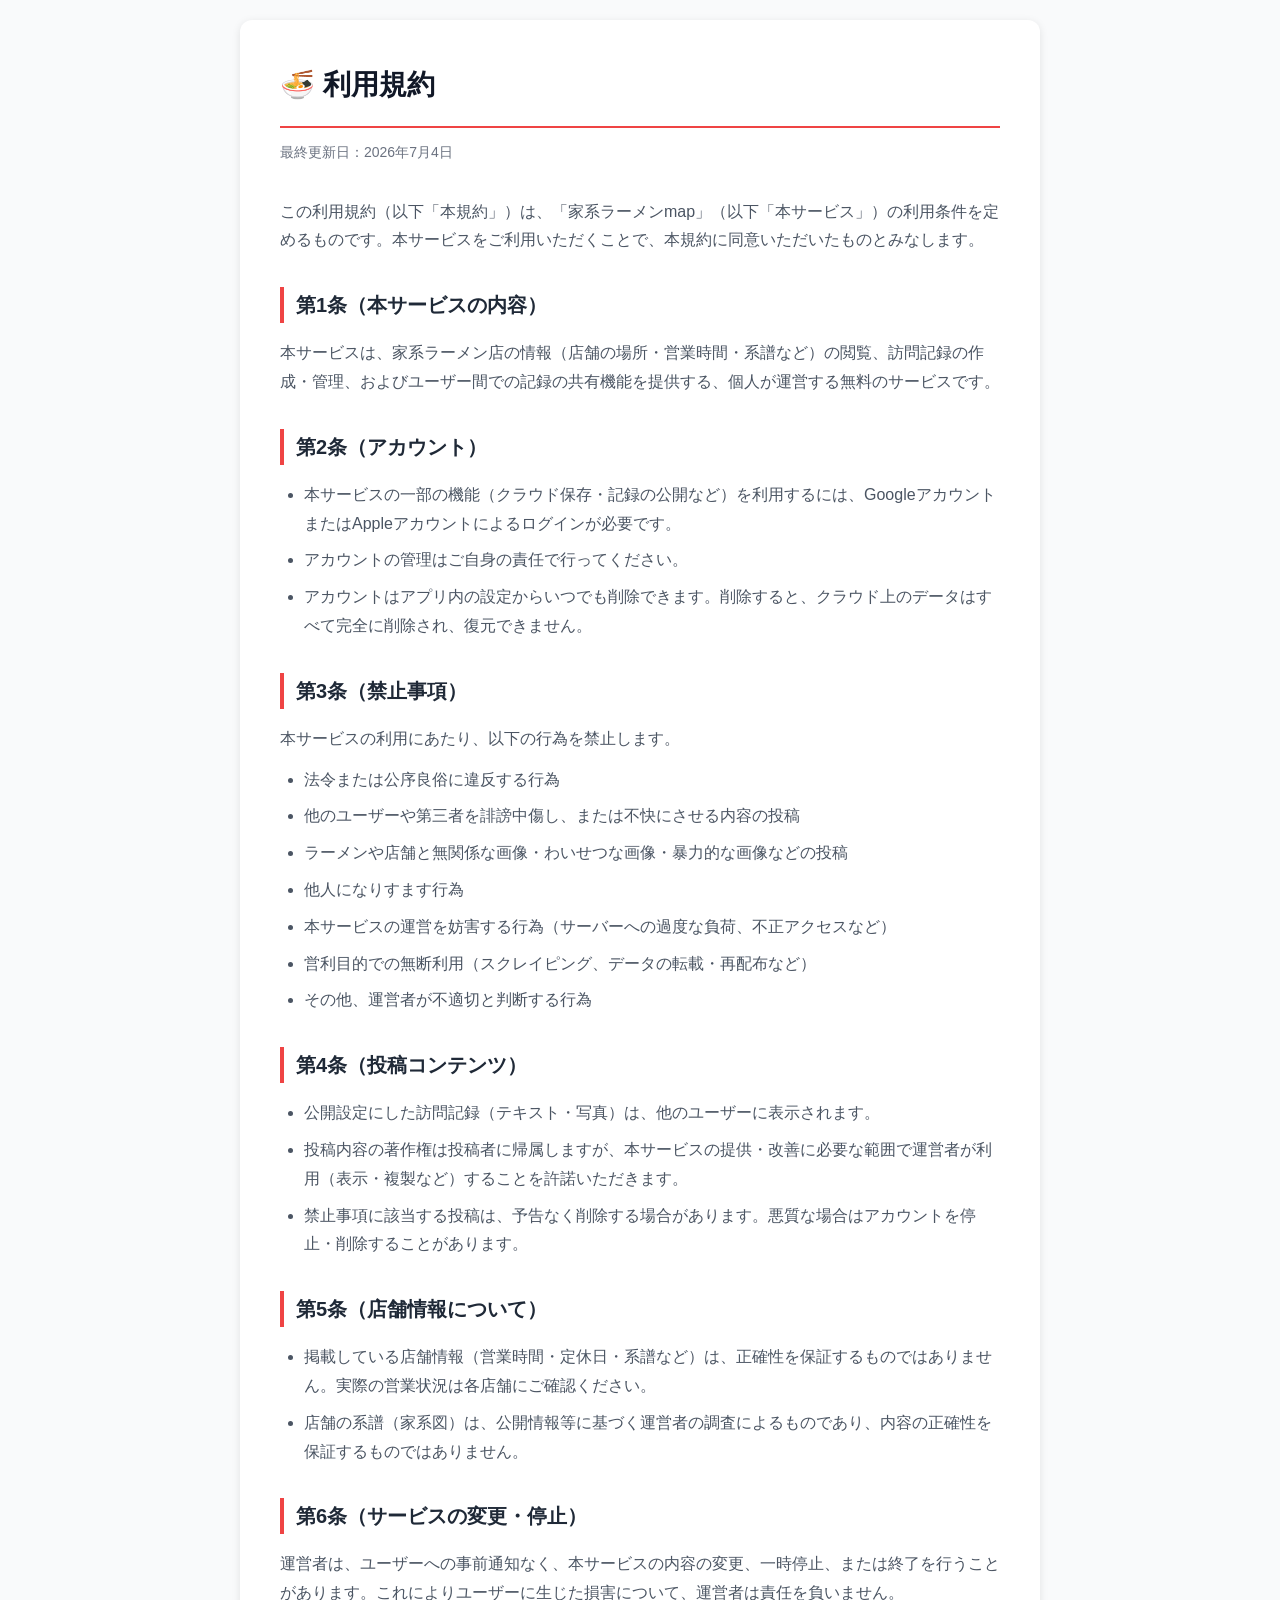
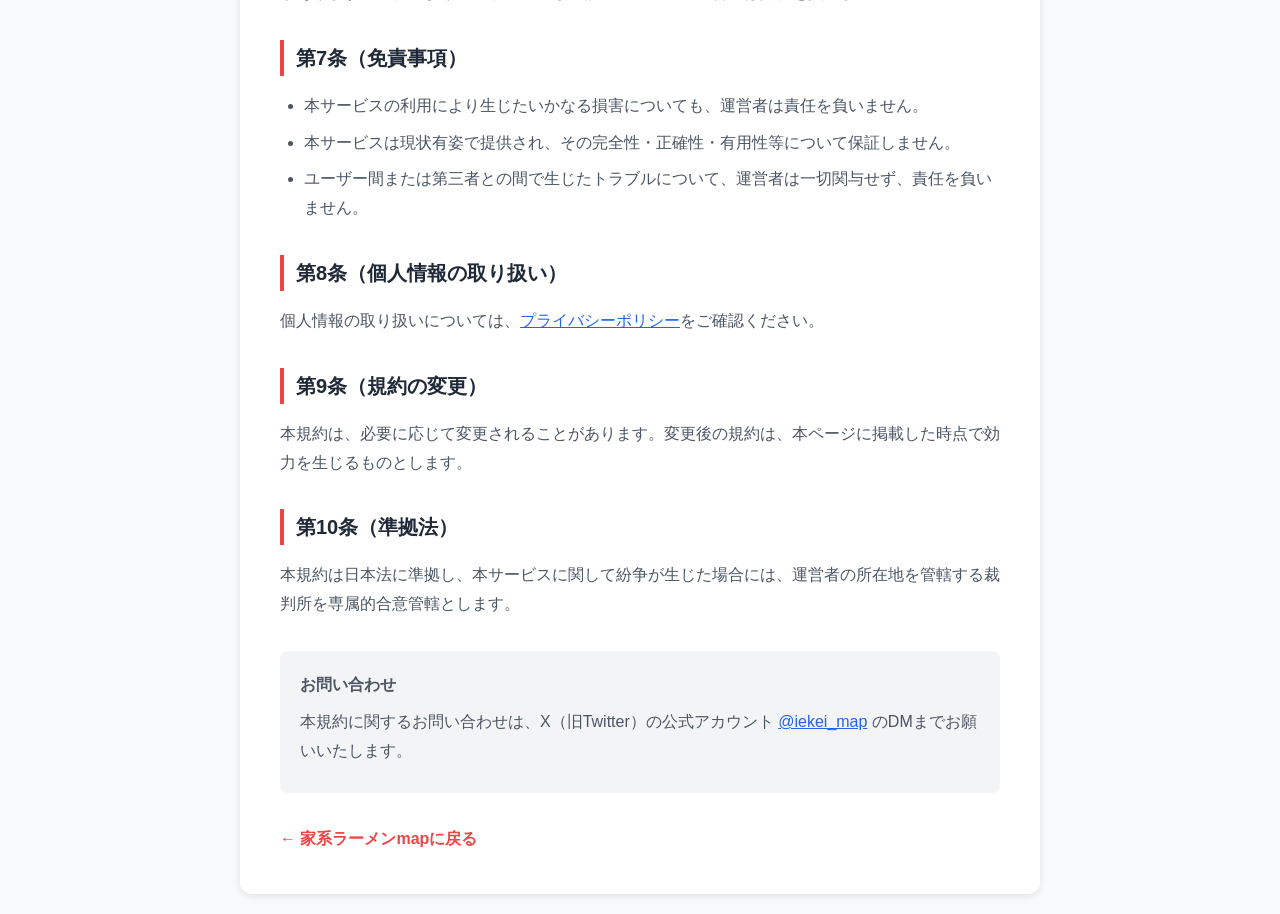
<file: Terms.html>
<!DOCTYPE html>
<html lang="ja">
<head>
  <meta charset="UTF-8">
  <meta name="viewport" content="width=device-width, initial-scale=1.0">
  <meta name="robots" content="noindex">
  <title>利用規約 - 家系ラーメンmap</title>
  
  <style>
    * {
      margin: 0;
      padding: 0;
      box-sizing: border-box;
    }
    body {
      font-family: -apple-system, BlinkMacSystemFont, "Segoe UI", "Helvetica Neue", Arial, sans-serif;
      line-height: 1.8;
      color: #333;
      background: #f9fafb;
      padding: 20px;
    }
    .container {
      max-width: 800px;
      margin: 0 auto;
      background: white;
      padding: 40px;
      border-radius: 12px;
      box-shadow: 0 2px 8px rgba(0,0,0,0.1);
    }
    h1 {
      font-size: 28px;
      color: #111827;
      margin-bottom: 12px;
      padding-bottom: 16px;
      border-bottom: 2px solid #ef4444;
    }
    .update-date {
      color: #6b7280;
      font-size: 14px;
      margin-bottom: 32px;
    }
    h2 {
      font-size: 20px;
      color: #1f2937;
      margin-top: 32px;
      margin-bottom: 16px;
      padding-left: 12px;
      border-left: 4px solid #ef4444;
    }
    p, li {
      margin-bottom: 12px;
      color: #4b5563;
    }
    ul {
      padding-left: 24px;
    }
    li {
      margin-bottom: 8px;
    }
    .contact {
      background: #f3f4f6;
      padding: 20px;
      border-radius: 8px;
      margin-top: 32px;
    }
    .contact p {
      margin-bottom: 8px;
    }
    a {
      color: #2563eb;
    }
    .back-link {
      display: inline-block;
      margin-top: 32px;
      color: #ef4444;
      text-decoration: none;
      font-weight: 600;
    }
  </style>
</head>
<body>
  <div class="container">
    <h1>🍜 利用規約</h1>
    <p class="update-date">最終更新日：2026年7月4日</p>

    <p>この利用規約（以下「本規約」）は、「家系ラーメンmap」（以下「本サービス」）の利用条件を定めるものです。本サービスをご利用いただくことで、本規約に同意いただいたものとみなします。</p>

    <h2>第1条（本サービスの内容）</h2>
    <p>本サービスは、家系ラーメン店の情報（店舗の場所・営業時間・系譜など）の閲覧、訪問記録の作成・管理、およびユーザー間での記録の共有機能を提供する、個人が運営する無料のサービスです。</p>

    <h2>第2条（アカウント）</h2>
    <ul>
      <li>本サービスの一部の機能（クラウド保存・記録の公開など）を利用するには、GoogleアカウントまたはAppleアカウントによるログインが必要です。</li>
      <li>アカウントの管理はご自身の責任で行ってください。</li>
      <li>アカウントはアプリ内の設定からいつでも削除できます。削除すると、クラウド上のデータはすべて完全に削除され、復元できません。</li>
    </ul>

    <h2>第3条（禁止事項）</h2>
    <p>本サービスの利用にあたり、以下の行為を禁止します。</p>
    <ul>
      <li>法令または公序良俗に違反する行為</li>
      <li>他のユーザーや第三者を誹謗中傷し、または不快にさせる内容の投稿</li>
      <li>ラーメンや店舗と無関係な画像・わいせつな画像・暴力的な画像などの投稿</li>
      <li>他人になりすます行為</li>
      <li>本サービスの運営を妨害する行為（サーバーへの過度な負荷、不正アクセスなど）</li>
      <li>営利目的での無断利用（スクレイピング、データの転載・再配布など）</li>
      <li>その他、運営者が不適切と判断する行為</li>
    </ul>

    <h2>第4条（投稿コンテンツ）</h2>
    <ul>
      <li>公開設定にした訪問記録（テキスト・写真）は、他のユーザーに表示されます。</li>
      <li>投稿内容の著作権は投稿者に帰属しますが、本サービスの提供・改善に必要な範囲で運営者が利用（表示・複製など）することを許諾いただきます。</li>
      <li>禁止事項に該当する投稿は、予告なく削除する場合があります。悪質な場合はアカウントを停止・削除することがあります。</li>
    </ul>

    <h2>第5条（店舗情報について）</h2>
    <ul>
      <li>掲載している店舗情報（営業時間・定休日・系譜など）は、正確性を保証するものではありません。実際の営業状況は各店舗にご確認ください。</li>
      <li>店舗の系譜（家系図）は、公開情報等に基づく運営者の調査によるものであり、内容の正確性を保証するものではありません。</li>
    </ul>

    <h2>第6条（サービスの変更・停止）</h2>
    <p>運営者は、ユーザーへの事前通知なく、本サービスの内容の変更、一時停止、または終了を行うことがあります。これによりユーザーに生じた損害について、運営者は責任を負いません。</p>

    <h2>第7条（免責事項）</h2>
    <ul>
      <li>本サービスの利用により生じたいかなる損害についても、運営者は責任を負いません。</li>
      <li>本サービスは現状有姿で提供され、その完全性・正確性・有用性等について保証しません。</li>
      <li>ユーザー間または第三者との間で生じたトラブルについて、運営者は一切関与せず、責任を負いません。</li>
    </ul>

    <h2>第8条（個人情報の取り扱い）</h2>
    <p>個人情報の取り扱いについては、<a href="/Privacypolicy">プライバシーポリシー</a>をご確認ください。</p>

    <h2>第9条（規約の変更）</h2>
    <p>本規約は、必要に応じて変更されることがあります。変更後の規約は、本ページに掲載した時点で効力を生じるものとします。</p>

    <h2>第10条（準拠法）</h2>
    <p>本規約は日本法に準拠し、本サービスに関して紛争が生じた場合には、運営者の所在地を管轄する裁判所を専属的合意管轄とします。</p>

    <div class="contact">
      <p><strong>お問い合わせ</strong></p>
      <p>本規約に関するお問い合わせは、X（旧Twitter）の公式アカウント <a href="https://x.com/iekei_map" target="_blank" rel="noopener noreferrer">@iekei_map</a> のDMまでお願いいたします。</p>
    </div>

    <a href="/" class="back-link">← 家系ラーメンmapに戻る</a>
  </div>
</body>
</html>
</file>
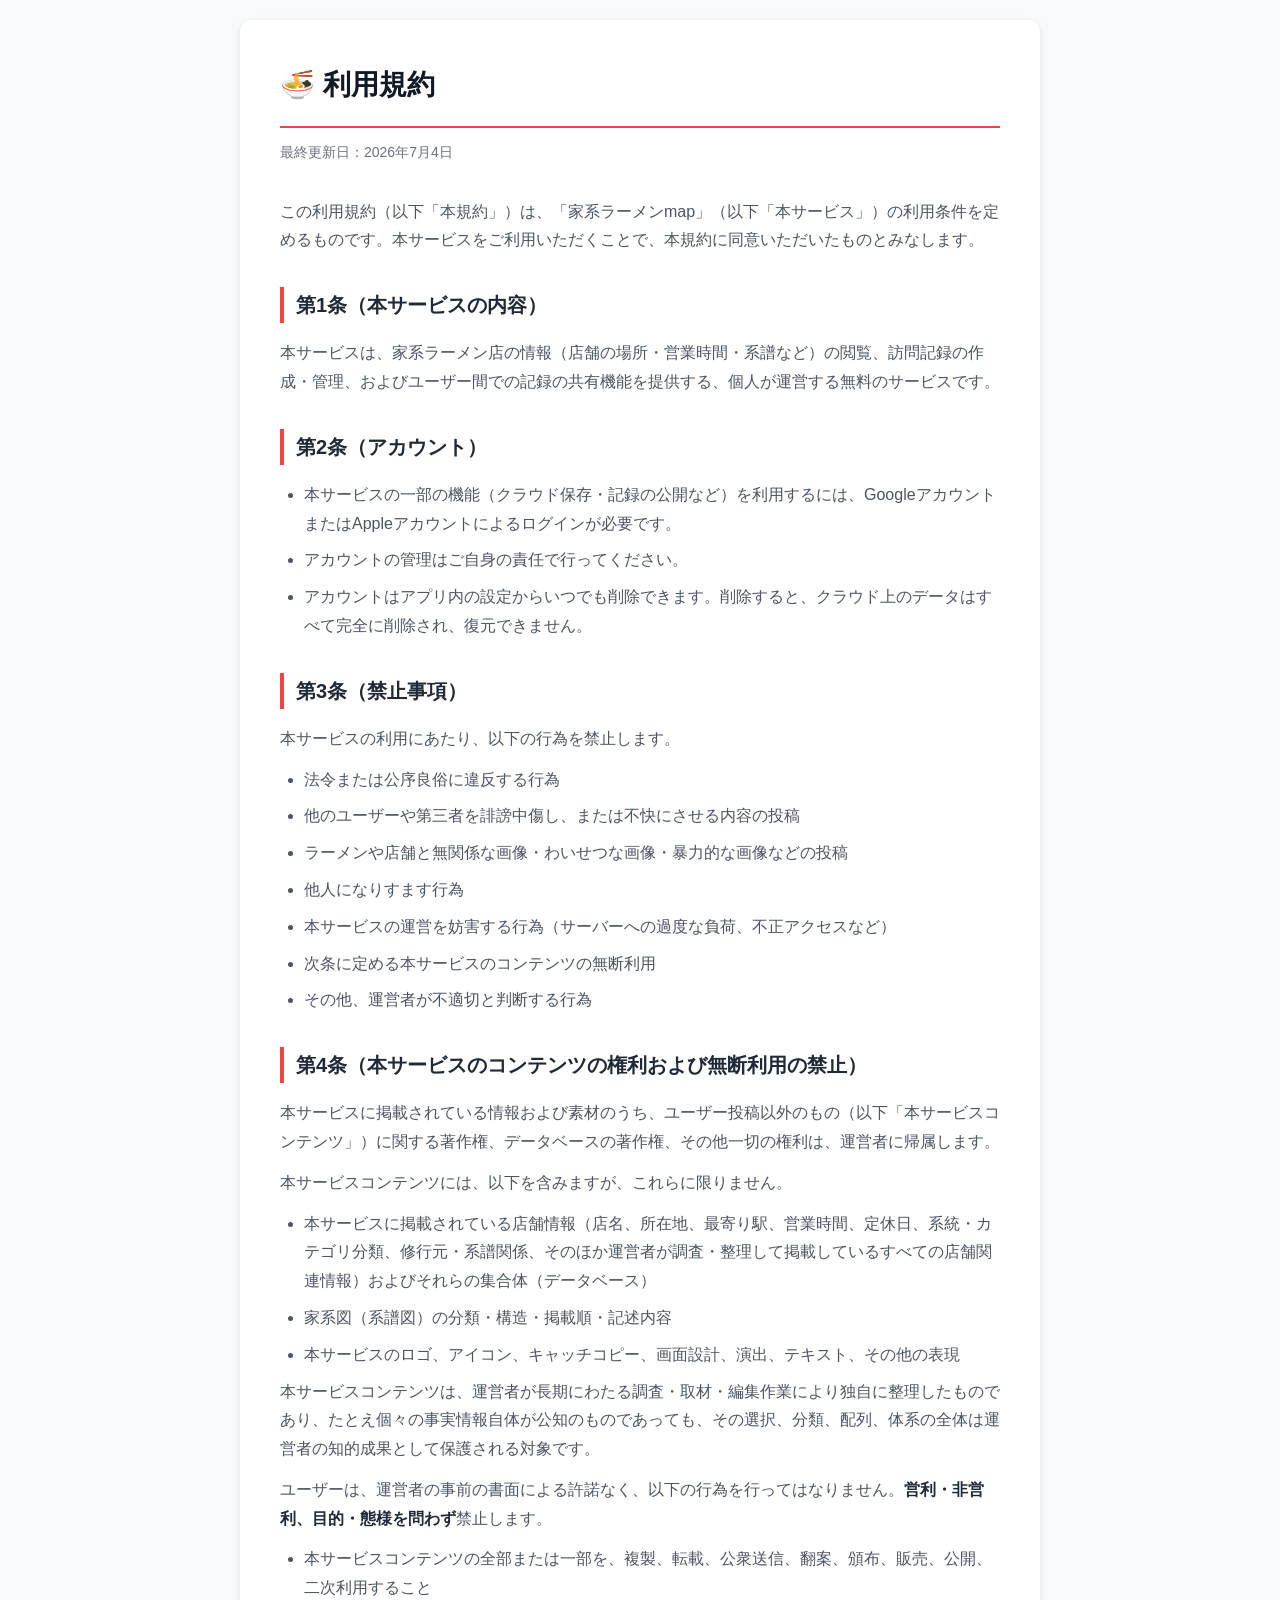
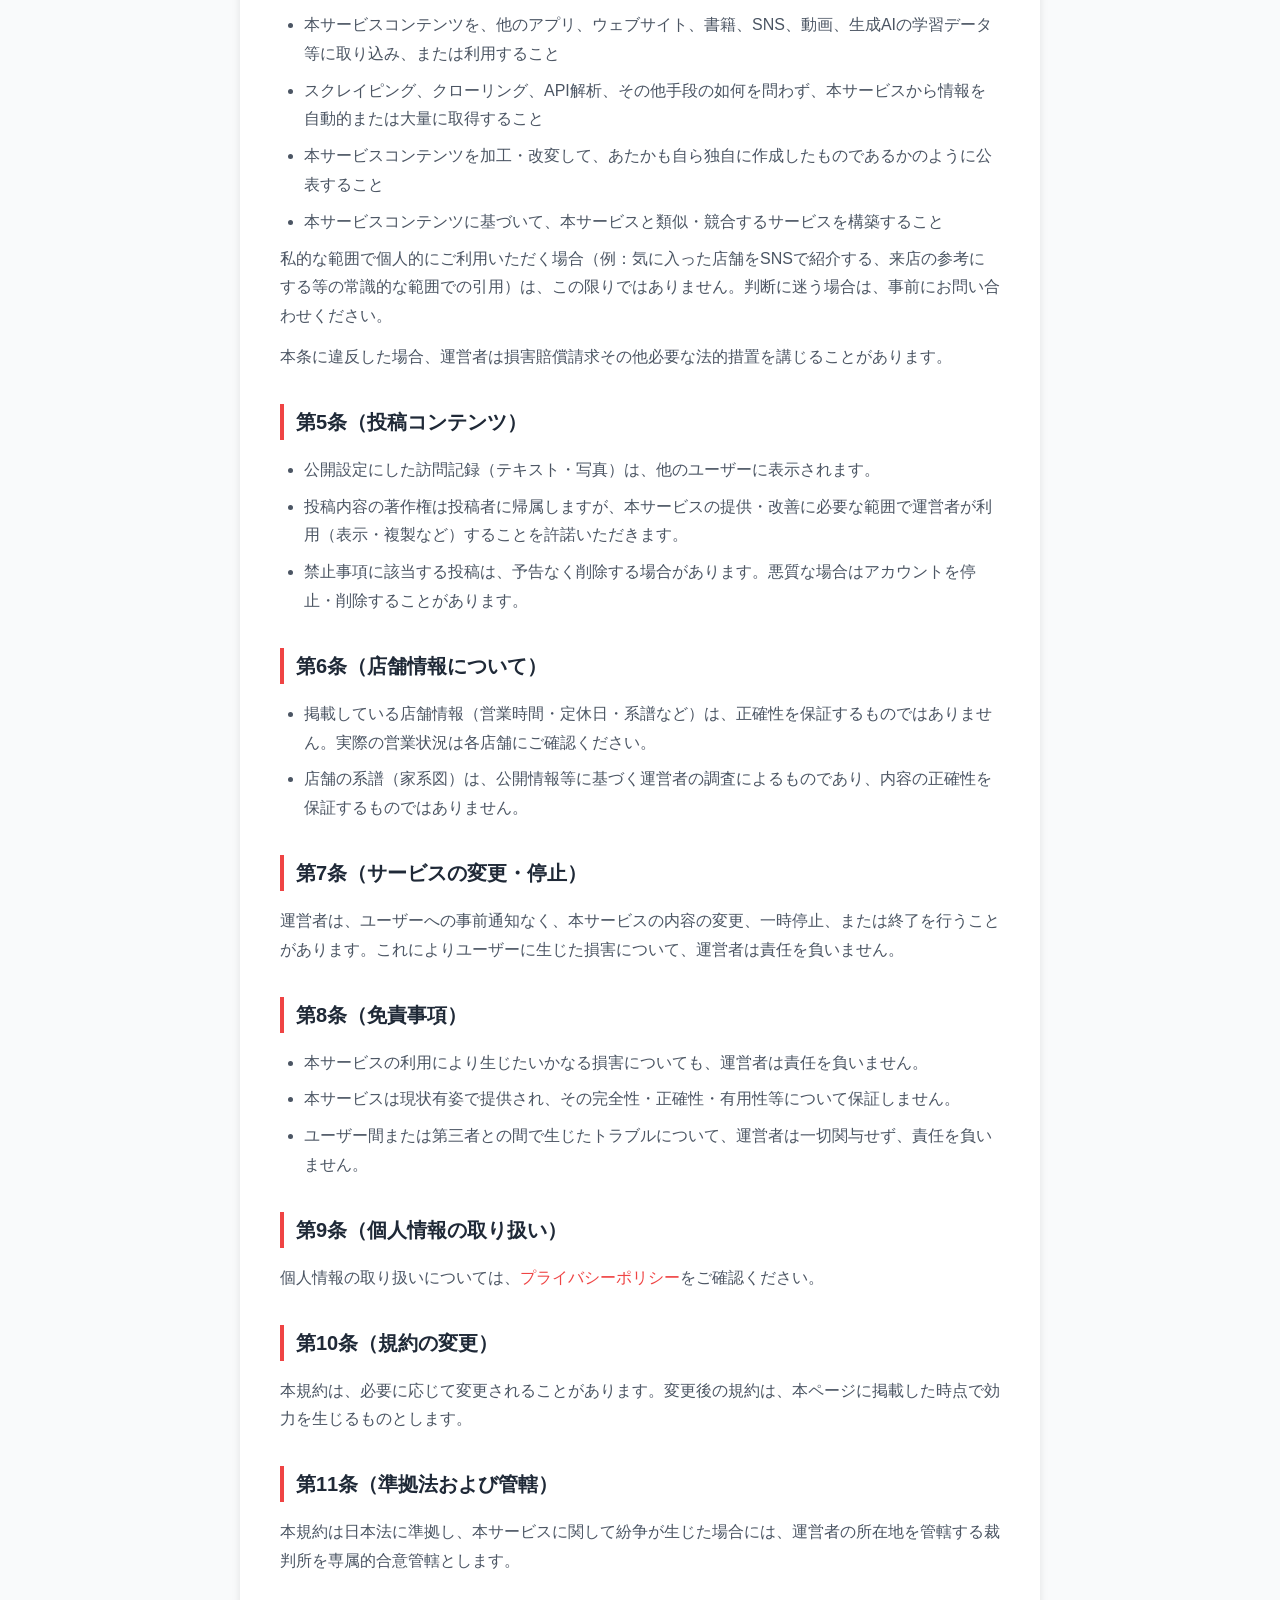
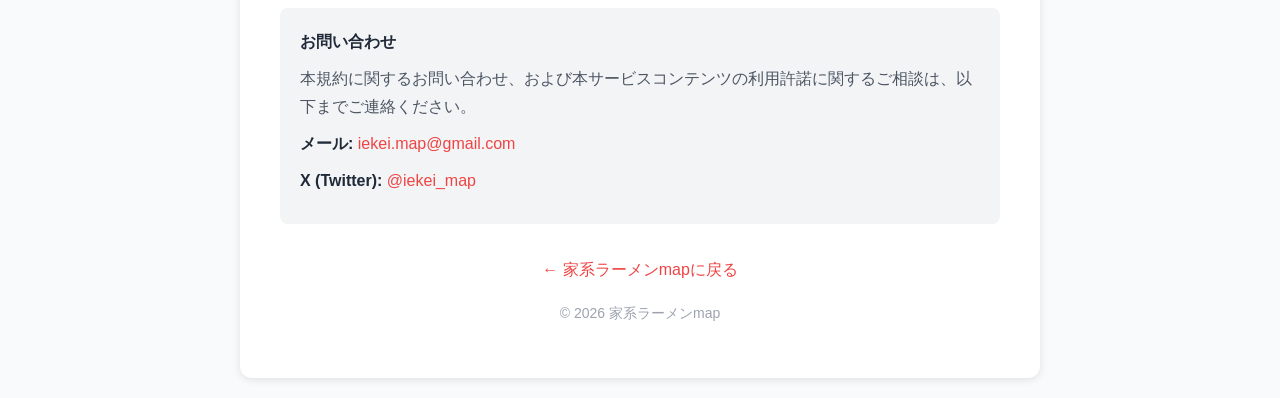
<file: terms.html>
<!DOCTYPE html>
<html lang="ja">
<head>
  <meta charset="UTF-8">
  <meta name="viewport" content="width=device-width, initial-scale=1.0">
  <meta name="robots" content="noindex">
  <title>利用規約 - 家系ラーメンmap</title>
  <style>
    * { margin: 0; padding: 0; box-sizing: border-box; }
    body {
      font-family: -apple-system, BlinkMacSystemFont, "Segoe UI", "Helvetica Neue", Arial, sans-serif;
      line-height: 1.8;
      color: #333;
      background: #f9fafb;
      padding: 20px;
    }
    .container {
      max-width: 800px;
      margin: 0 auto;
      background: white;
      padding: 40px;
      border-radius: 12px;
      box-shadow: 0 2px 8px rgba(0,0,0,0.1);
    }
    h1 {
      font-size: 28px;
      color: #111827;
      margin-bottom: 12px;
      padding-bottom: 16px;
      border-bottom: 2px solid #ef4444;
    }
    .update-date {
      color: #6b7280;
      font-size: 14px;
      margin-bottom: 32px;
    }
    h2 {
      font-size: 20px;
      color: #1f2937;
      margin-top: 32px;
      margin-bottom: 16px;
      padding-left: 12px;
      border-left: 4px solid #ef4444;
    }
    p, li {
      margin-bottom: 12px;
      color: #4b5563;
    }
    ul { padding-left: 24px; }
    li { margin-bottom: 8px; }
    .contact {
      background: #f3f4f6;
      padding: 20px;
      border-radius: 8px;
      margin-top: 32px;
    }
    .contact p { margin-bottom: 8px; }
    a { color: #ef4444; text-decoration: none; }
    a:hover { text-decoration: underline; }
    strong { color: #1f2937; }
  </style>
</head>
<body>
  <div class="container">
    <h1>🍜 利用規約</h1>
    <p class="update-date">最終更新日：2026年7月4日</p>

    <p>この利用規約（以下「本規約」）は、「家系ラーメンmap」（以下「本サービス」）の利用条件を定めるものです。本サービスをご利用いただくことで、本規約に同意いただいたものとみなします。</p>

    <h2>第1条（本サービスの内容）</h2>
    <p>本サービスは、家系ラーメン店の情報（店舗の場所・営業時間・系譜など）の閲覧、訪問記録の作成・管理、およびユーザー間での記録の共有機能を提供する、個人が運営する無料のサービスです。</p>

    <h2>第2条（アカウント）</h2>
    <ul>
      <li>本サービスの一部の機能（クラウド保存・記録の公開など）を利用するには、GoogleアカウントまたはAppleアカウントによるログインが必要です。</li>
      <li>アカウントの管理はご自身の責任で行ってください。</li>
      <li>アカウントはアプリ内の設定からいつでも削除できます。削除すると、クラウド上のデータはすべて完全に削除され、復元できません。</li>
    </ul>

    <h2>第3条（禁止事項）</h2>
    <p>本サービスの利用にあたり、以下の行為を禁止します。</p>
    <ul>
      <li>法令または公序良俗に違反する行為</li>
      <li>他のユーザーや第三者を誹謗中傷し、または不快にさせる内容の投稿</li>
      <li>ラーメンや店舗と無関係な画像・わいせつな画像・暴力的な画像などの投稿</li>
      <li>他人になりすます行為</li>
      <li>本サービスの運営を妨害する行為（サーバーへの過度な負荷、不正アクセスなど）</li>
      <li>次条に定める本サービスのコンテンツの無断利用</li>
      <li>その他、運営者が不適切と判断する行為</li>
    </ul>

    <h2>第4条（本サービスのコンテンツの権利および無断利用の禁止）</h2>
    <p>本サービスに掲載されている情報および素材のうち、ユーザー投稿以外のもの（以下「本サービスコンテンツ」）に関する著作権、データベースの著作権、その他一切の権利は、運営者に帰属します。</p>
    <p>本サービスコンテンツには、以下を含みますが、これらに限りません。</p>
    <ul>
      <li>本サービスに掲載されている店舗情報（店名、所在地、最寄り駅、営業時間、定休日、系統・カテゴリ分類、修行元・系譜関係、そのほか運営者が調査・整理して掲載しているすべての店舗関連情報）およびそれらの集合体（データベース）</li>
      <li>家系図（系譜図）の分類・構造・掲載順・記述内容</li>
      <li>本サービスのロゴ、アイコン、キャッチコピー、画面設計、演出、テキスト、その他の表現</li>
    </ul>
    <p>本サービスコンテンツは、運営者が長期にわたる調査・取材・編集作業により独自に整理したものであり、たとえ個々の事実情報自体が公知のものであっても、その選択、分類、配列、体系の全体は運営者の知的成果として保護される対象です。</p>
    <p>ユーザーは、運営者の事前の書面による許諾なく、以下の行為を行ってはなりません。<strong>営利・非営利、目的・態様を問わず</strong>禁止します。</p>
    <ul>
      <li>本サービスコンテンツの全部または一部を、複製、転載、公衆送信、翻案、頒布、販売、公開、二次利用すること</li>
      <li>本サービスコンテンツを、他のアプリ、ウェブサイト、書籍、SNS、動画、生成AIの学習データ等に取り込み、または利用すること</li>
      <li>スクレイピング、クローリング、API解析、その他手段の如何を問わず、本サービスから情報を自動的または大量に取得すること</li>
      <li>本サービスコンテンツを加工・改変して、あたかも自ら独自に作成したものであるかのように公表すること</li>
      <li>本サービスコンテンツに基づいて、本サービスと類似・競合するサービスを構築すること</li>
    </ul>
    <p>私的な範囲で個人的にご利用いただく場合（例：気に入った店舗をSNSで紹介する、来店の参考にする等の常識的な範囲での引用）は、この限りではありません。判断に迷う場合は、事前にお問い合わせください。</p>
    <p>本条に違反した場合、運営者は損害賠償請求その他必要な法的措置を講じることがあります。</p>

    <h2>第5条（投稿コンテンツ）</h2>
    <ul>
      <li>公開設定にした訪問記録（テキスト・写真）は、他のユーザーに表示されます。</li>
      <li>投稿内容の著作権は投稿者に帰属しますが、本サービスの提供・改善に必要な範囲で運営者が利用（表示・複製など）することを許諾いただきます。</li>
      <li>禁止事項に該当する投稿は、予告なく削除する場合があります。悪質な場合はアカウントを停止・削除することがあります。</li>
    </ul>

    <h2>第6条（店舗情報について）</h2>
    <ul>
      <li>掲載している店舗情報（営業時間・定休日・系譜など）は、正確性を保証するものではありません。実際の営業状況は各店舗にご確認ください。</li>
      <li>店舗の系譜（家系図）は、公開情報等に基づく運営者の調査によるものであり、内容の正確性を保証するものではありません。</li>
    </ul>

    <h2>第7条（サービスの変更・停止）</h2>
    <p>運営者は、ユーザーへの事前通知なく、本サービスの内容の変更、一時停止、または終了を行うことがあります。これによりユーザーに生じた損害について、運営者は責任を負いません。</p>

    <h2>第8条（免責事項）</h2>
    <ul>
      <li>本サービスの利用により生じたいかなる損害についても、運営者は責任を負いません。</li>
      <li>本サービスは現状有姿で提供され、その完全性・正確性・有用性等について保証しません。</li>
      <li>ユーザー間または第三者との間で生じたトラブルについて、運営者は一切関与せず、責任を負いません。</li>
    </ul>

    <h2>第9条（個人情報の取り扱い）</h2>
    <p>個人情報の取り扱いについては、<a href="https://iekei-map.com/Privacypolicy">プライバシーポリシー</a>をご確認ください。</p>

    <h2>第10条（規約の変更）</h2>
    <p>本規約は、必要に応じて変更されることがあります。変更後の規約は、本ページに掲載した時点で効力を生じるものとします。</p>

    <h2>第11条（準拠法および管轄）</h2>
    <p>本規約は日本法に準拠し、本サービスに関して紛争が生じた場合には、運営者の所在地を管轄する裁判所を専属的合意管轄とします。</p>

    <div class="contact">
      <p><strong>お問い合わせ</strong></p>
      <p>本規約に関するお問い合わせ、および本サービスコンテンツの利用許諾に関するご相談は、以下までご連絡ください。</p>
      <p><strong>メール:</strong> <a href="mailto:iekei.map@gmail.com">iekei.map@gmail.com</a></p>
      <p><strong>X (Twitter):</strong> <a href="https://x.com/iekei_map" target="_blank" rel="noopener">@iekei_map</a></p>
    </div>

    <p style="margin-top: 32px; text-align: center;">
      <a href="https://iekei-map.com/">← 家系ラーメンmapに戻る</a>
    </p>

    <p style="margin-top: 16px; text-align: center; color: #9ca3af; font-size: 14px;">
      © 2026 家系ラーメンmap
    </p>
  </div>
</body>
</html>
</file>
